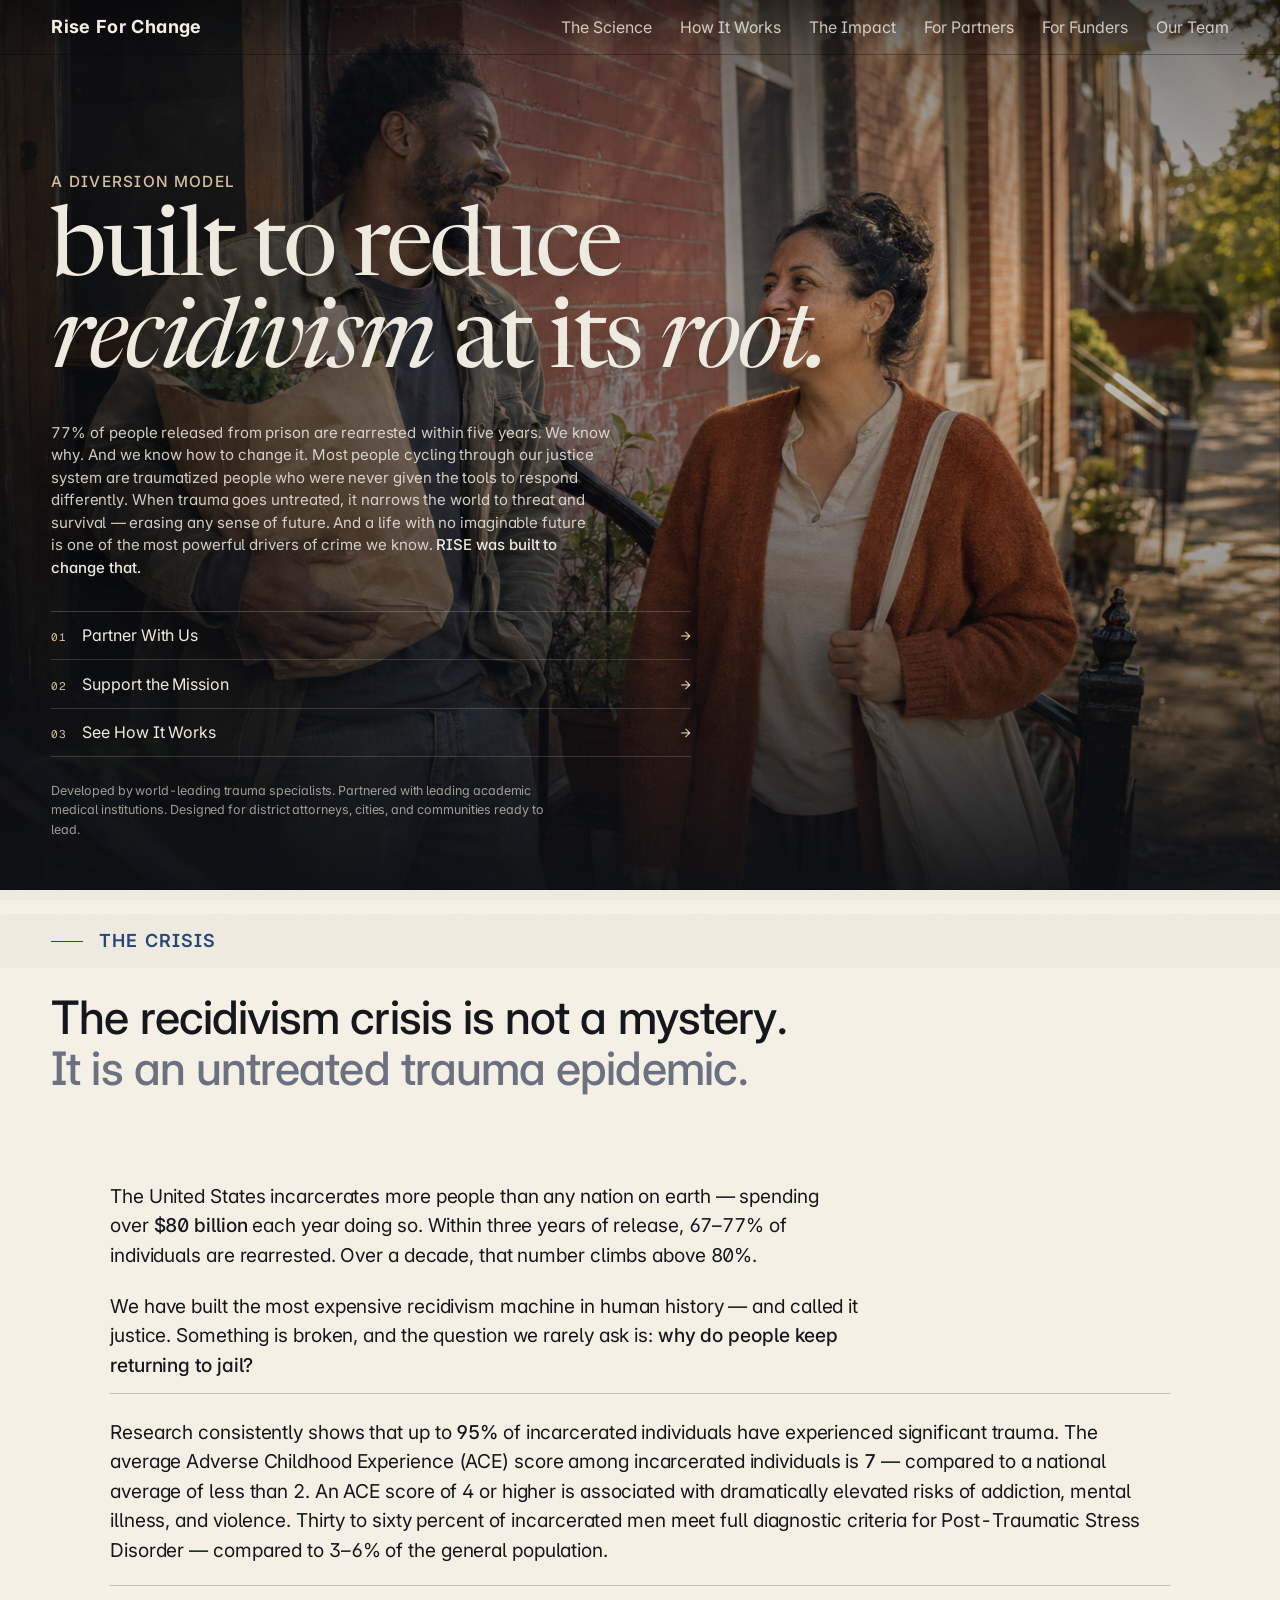
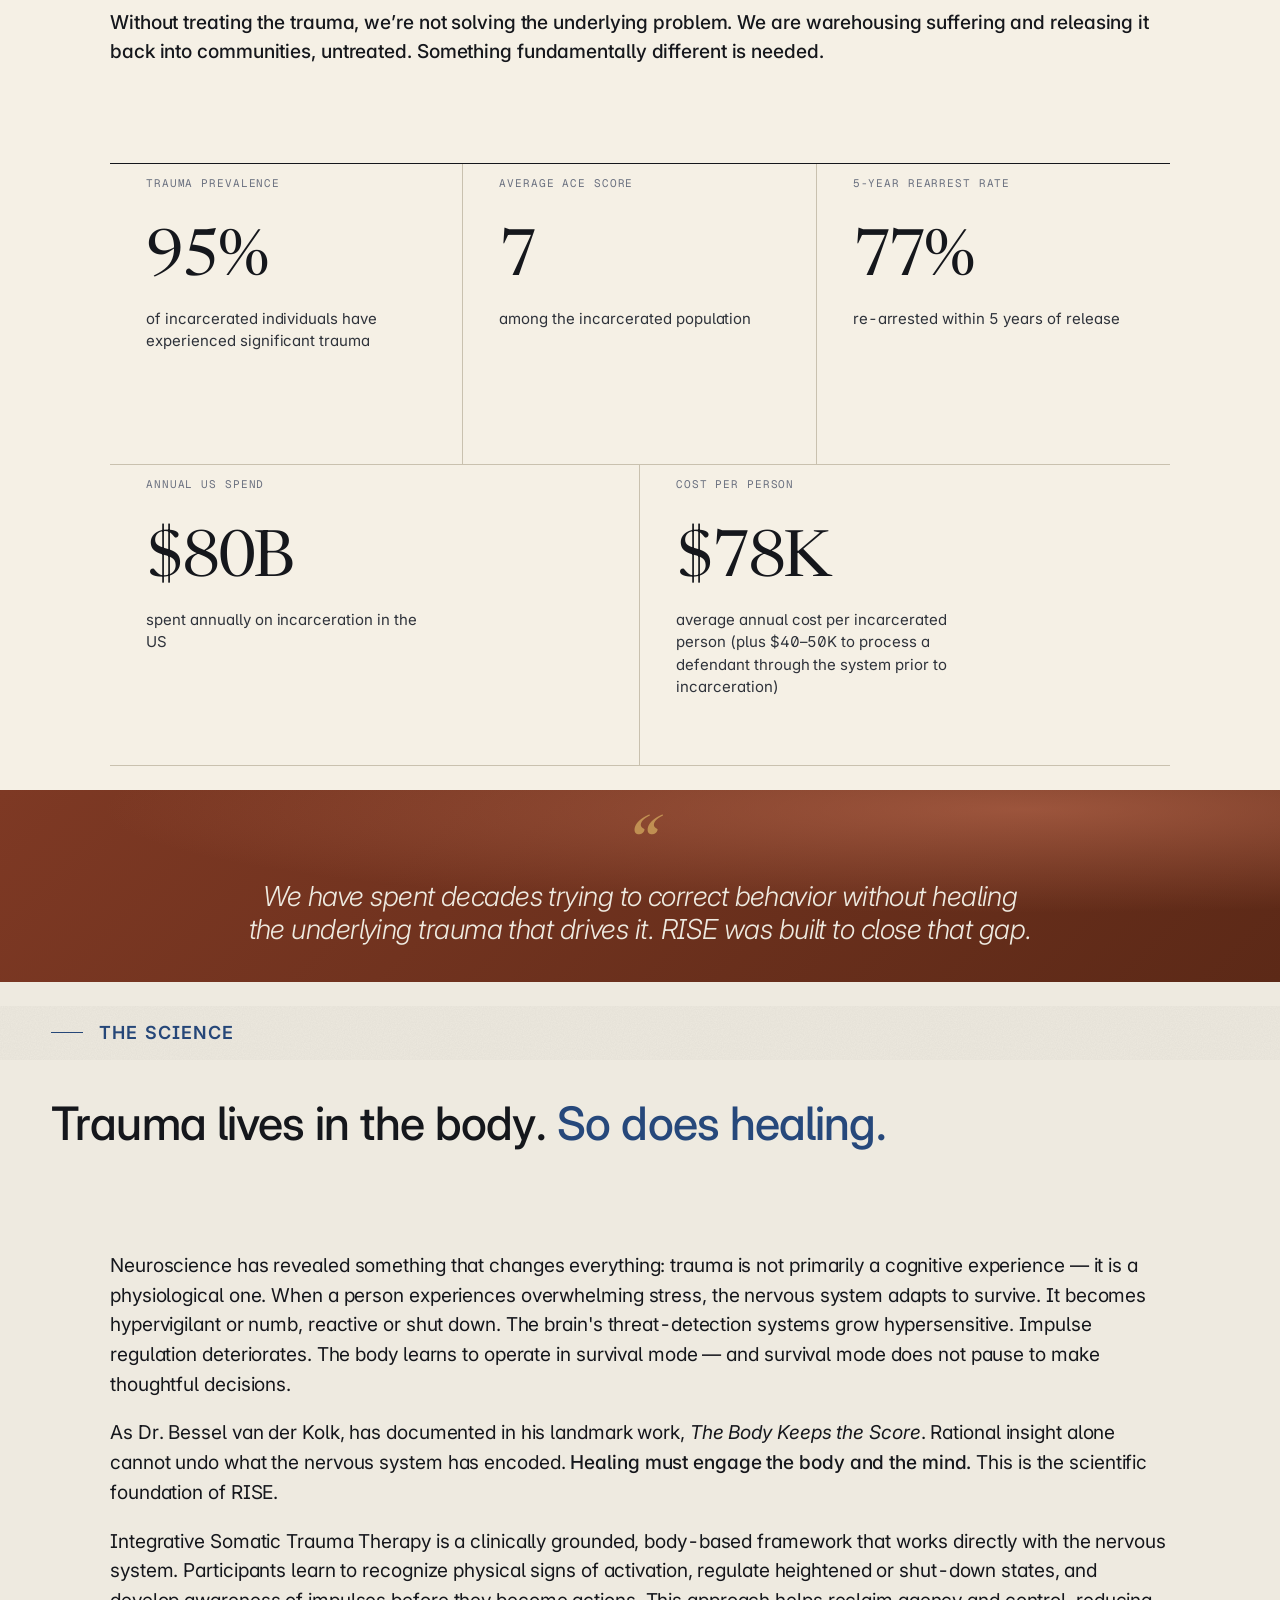
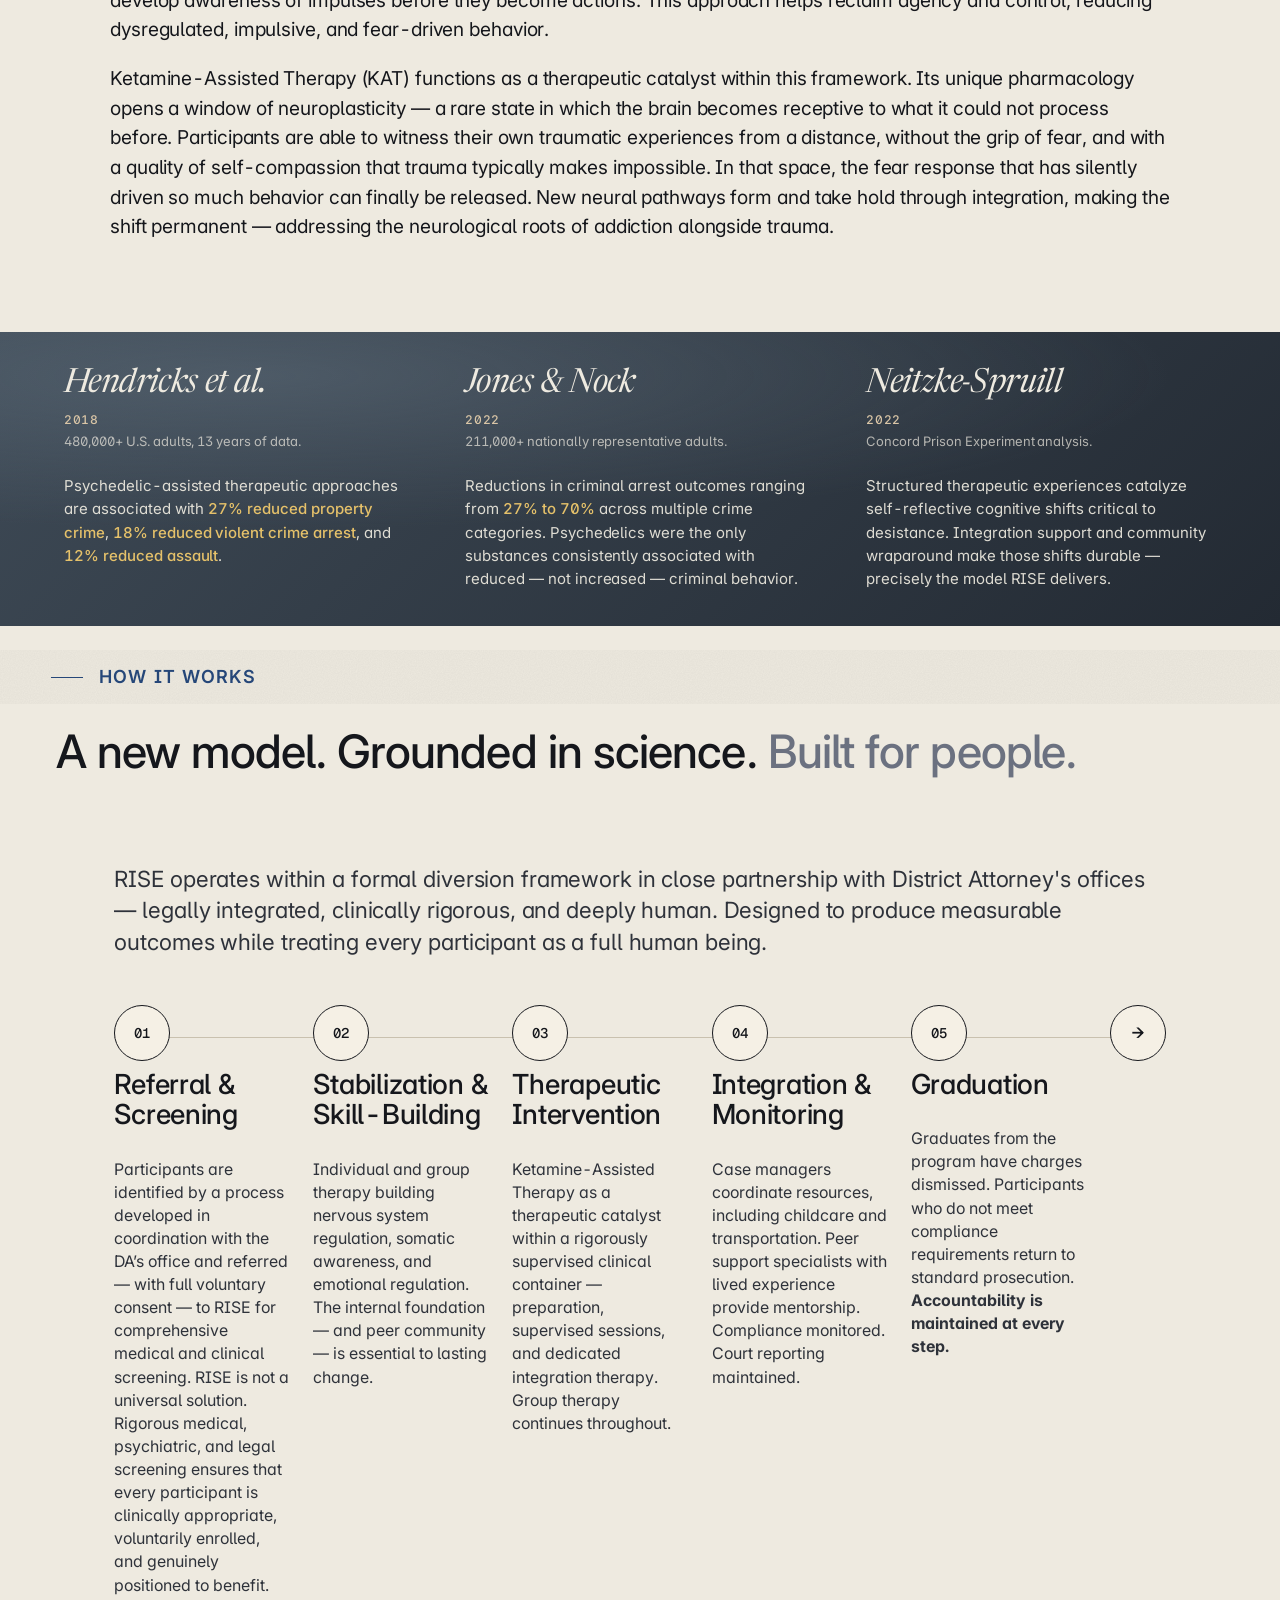
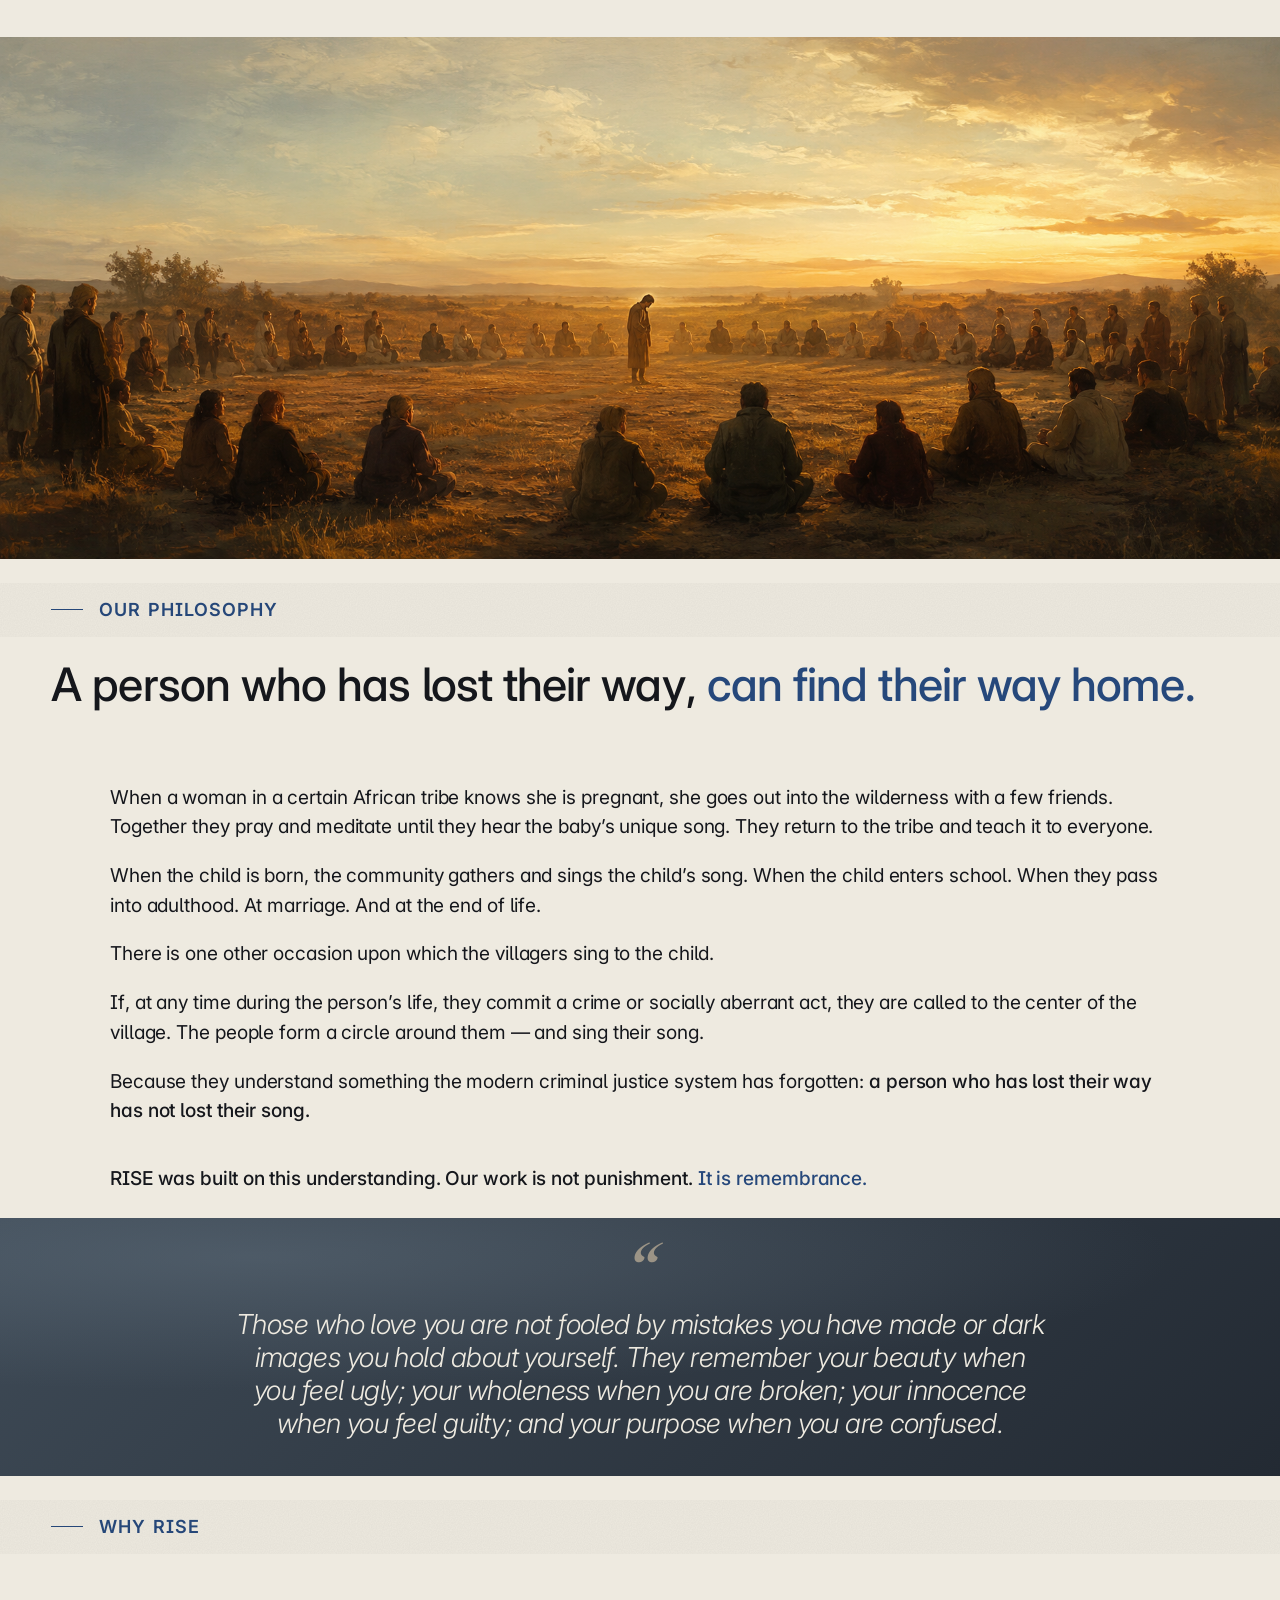
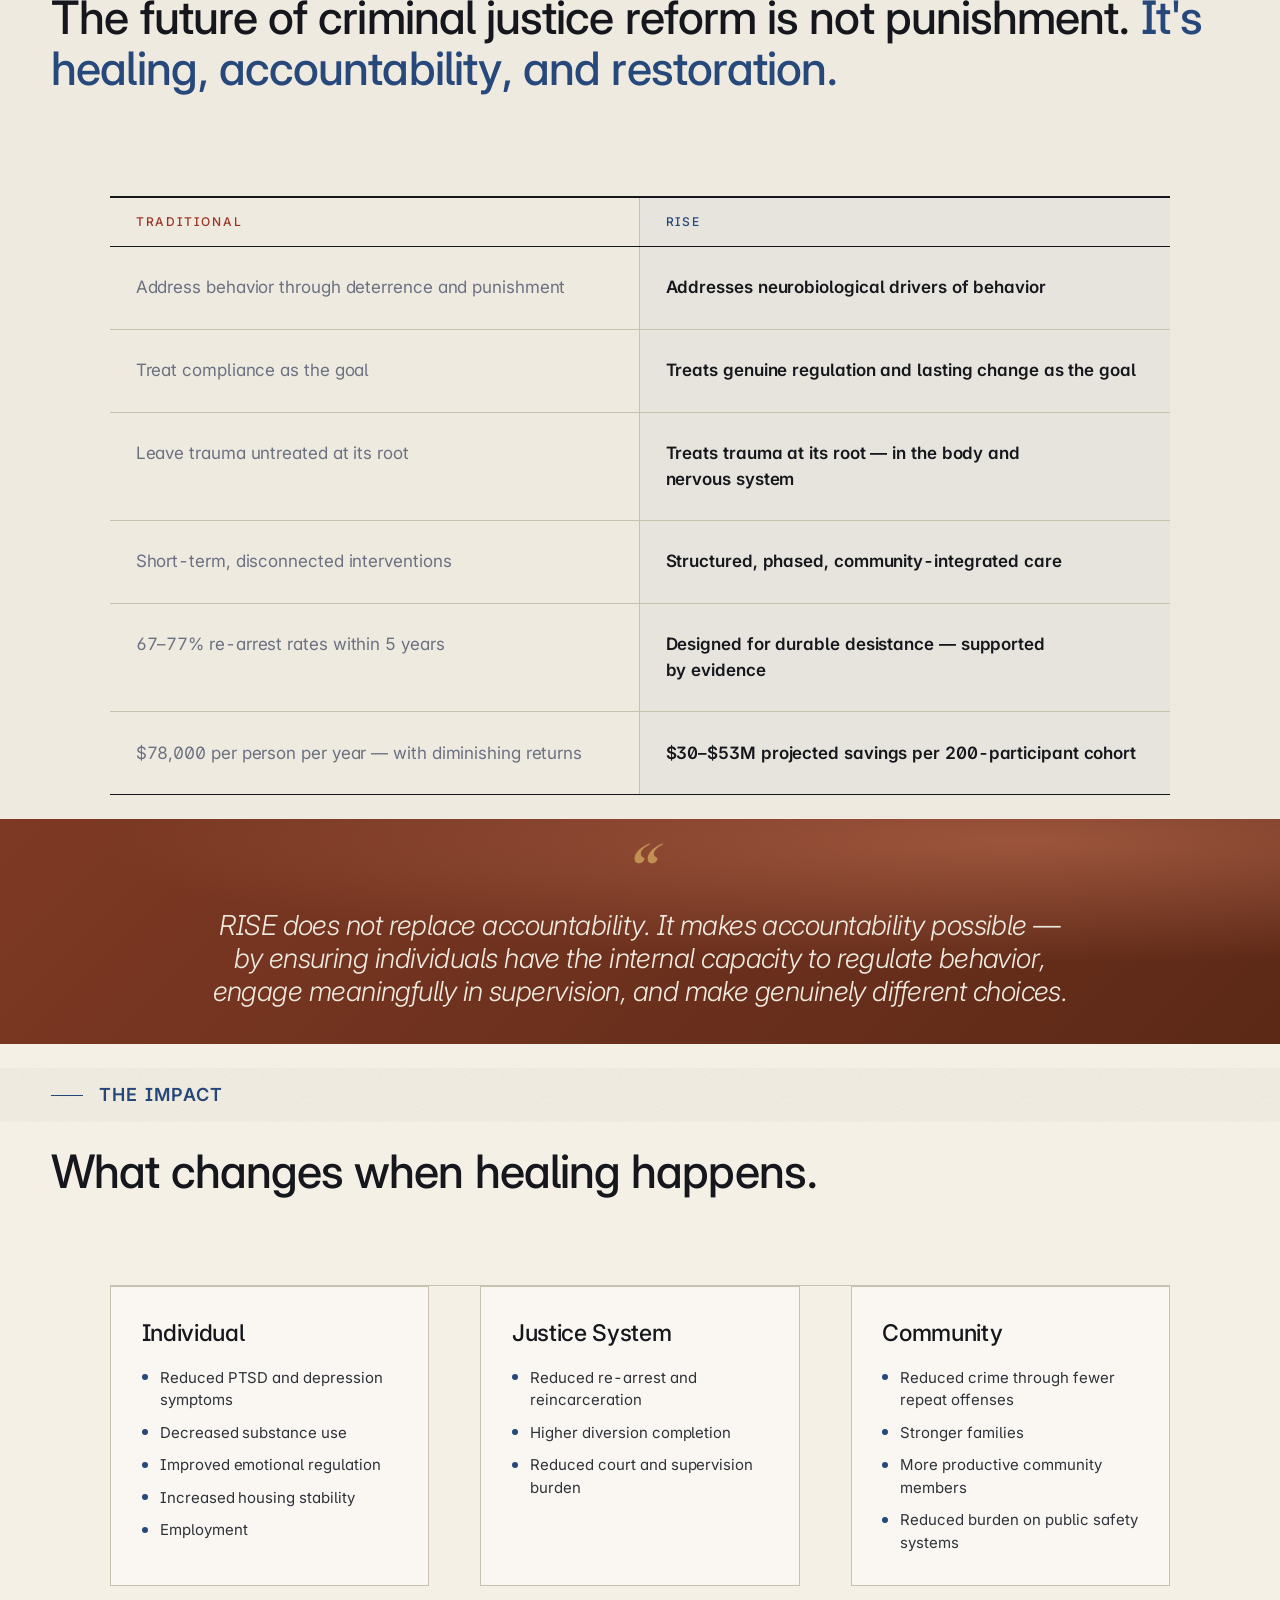
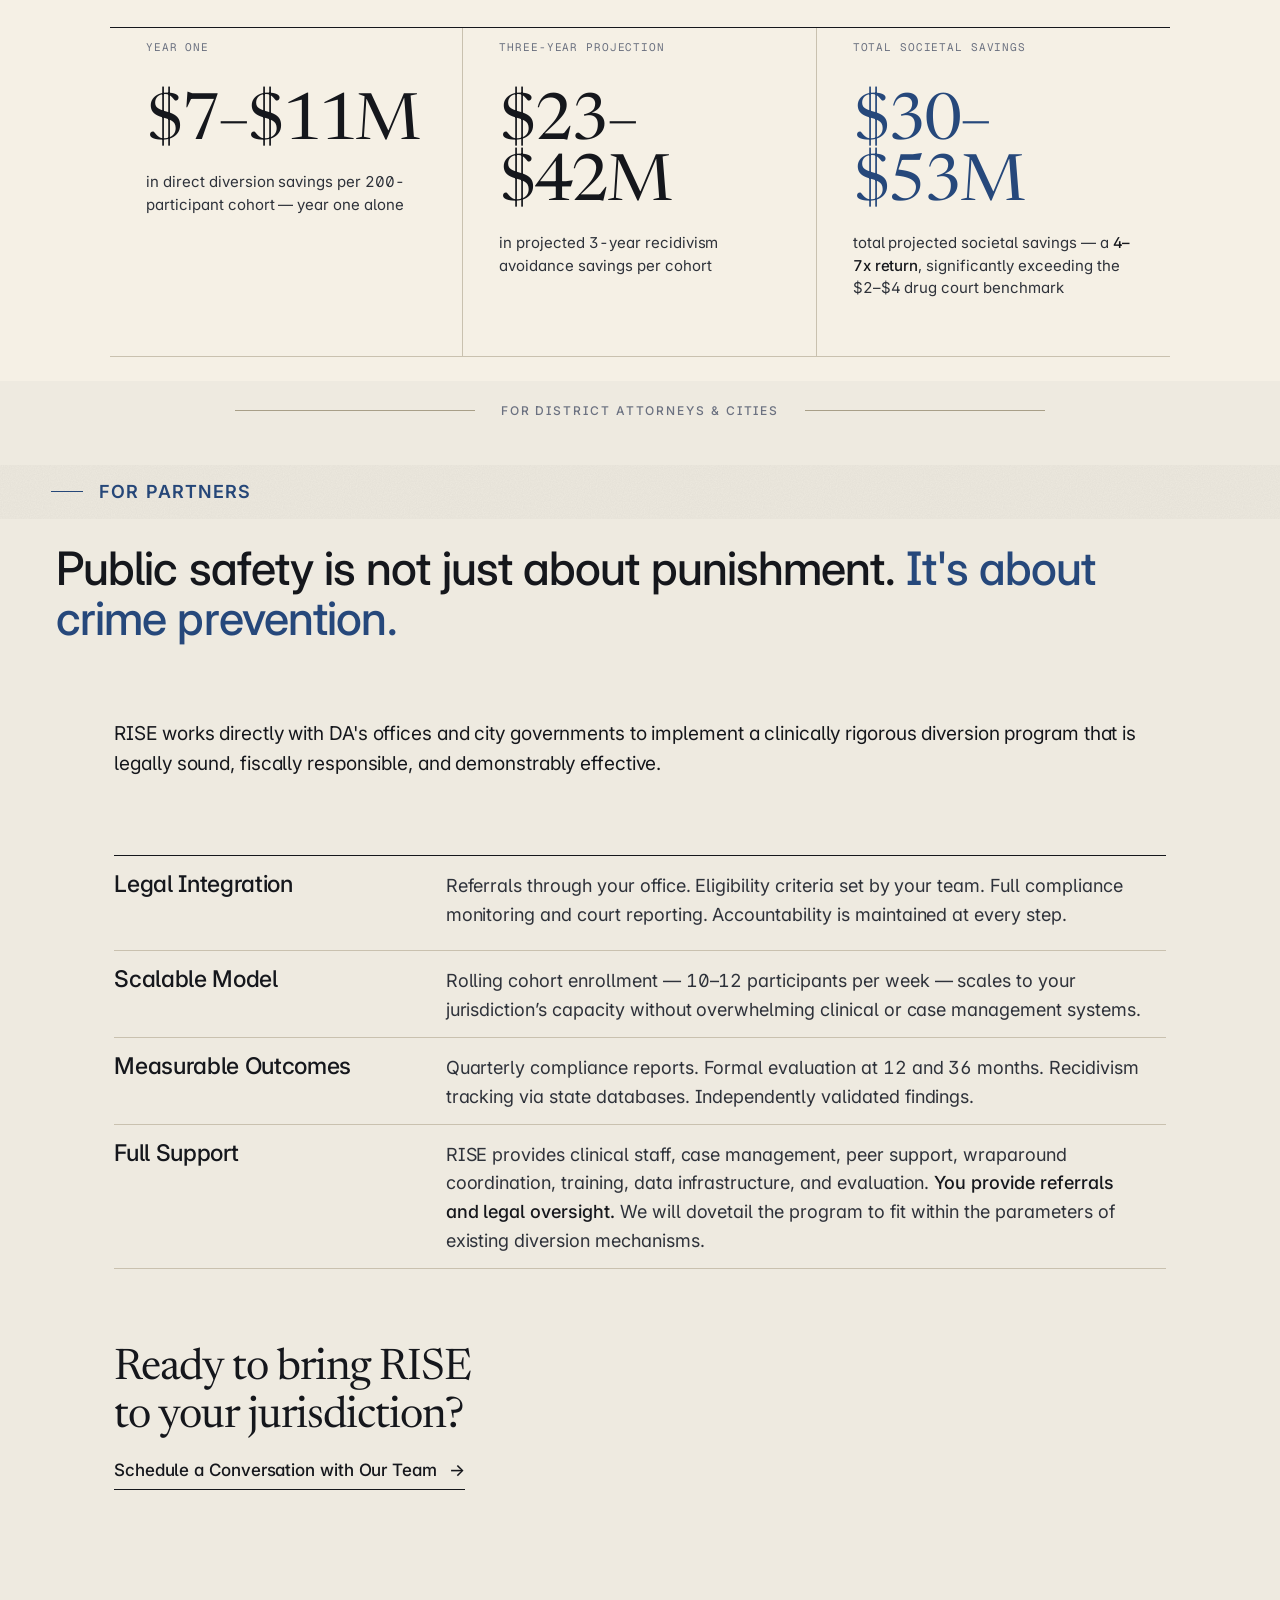
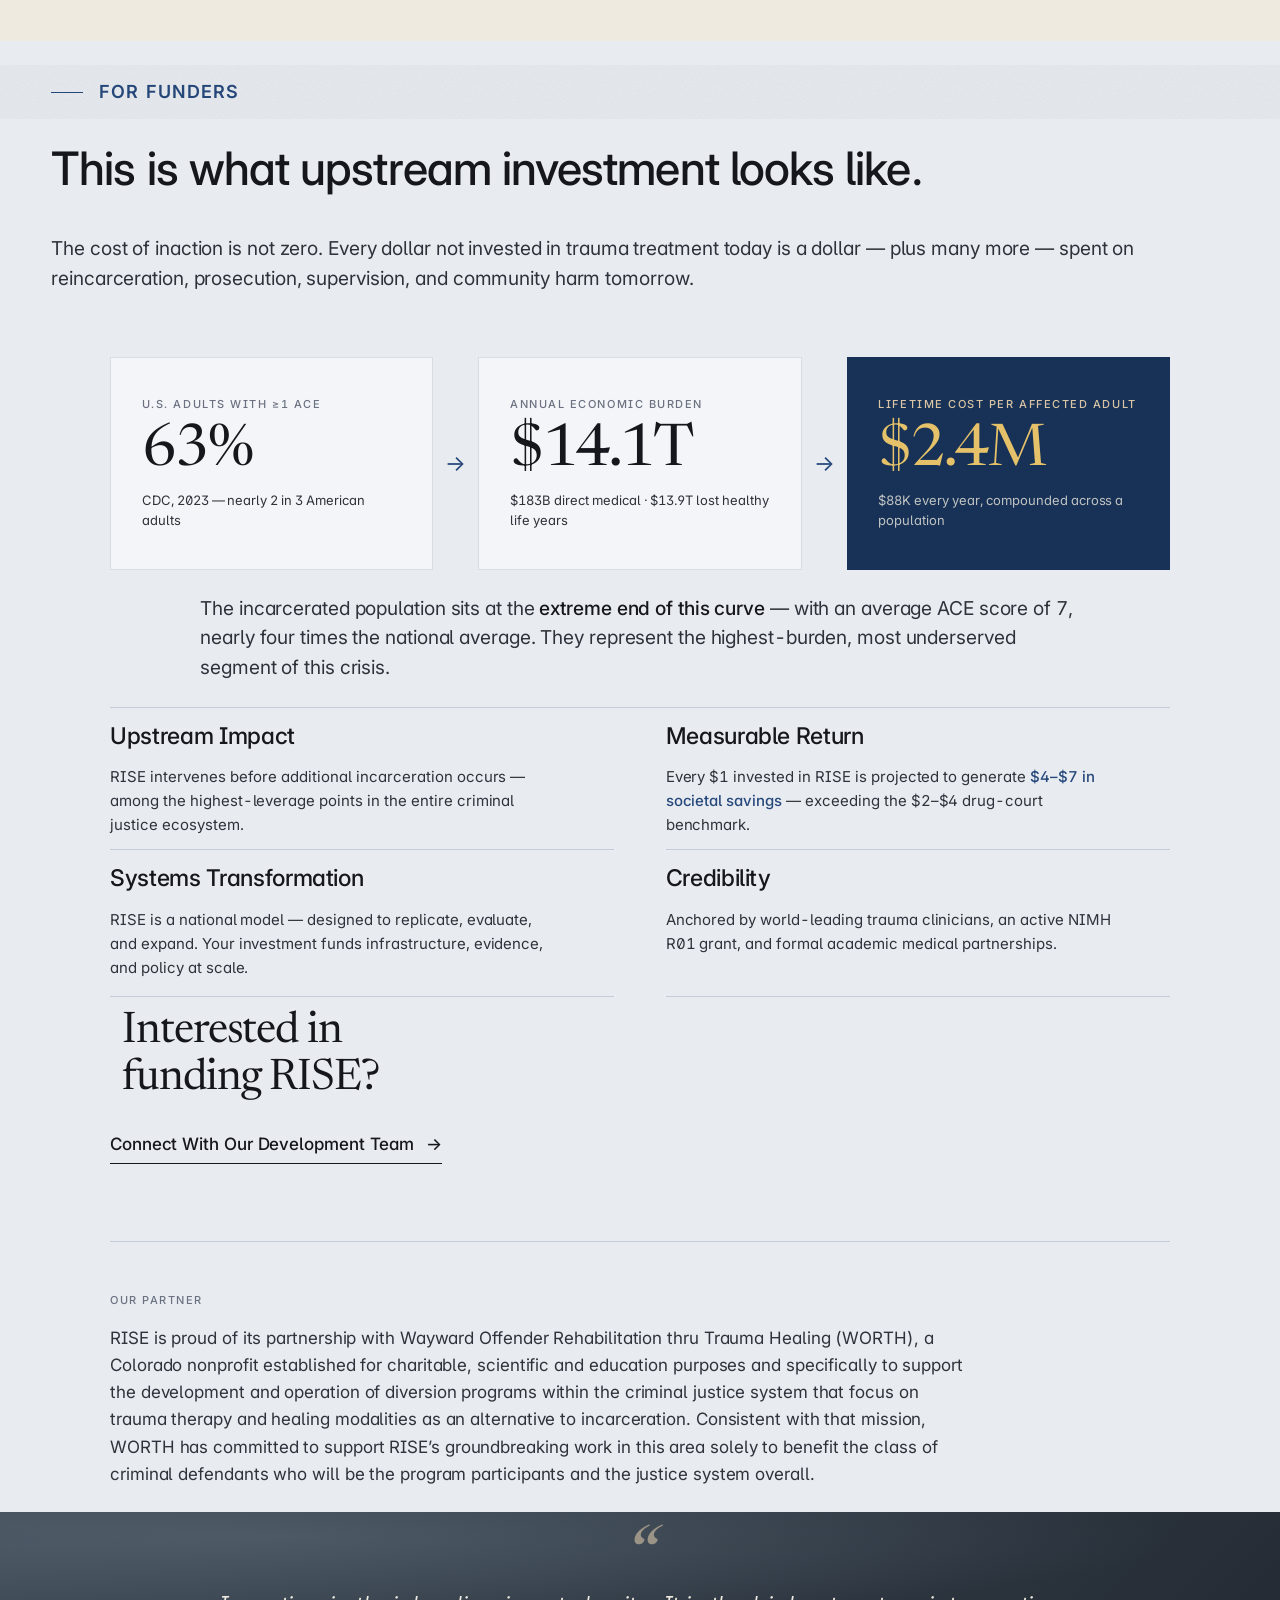
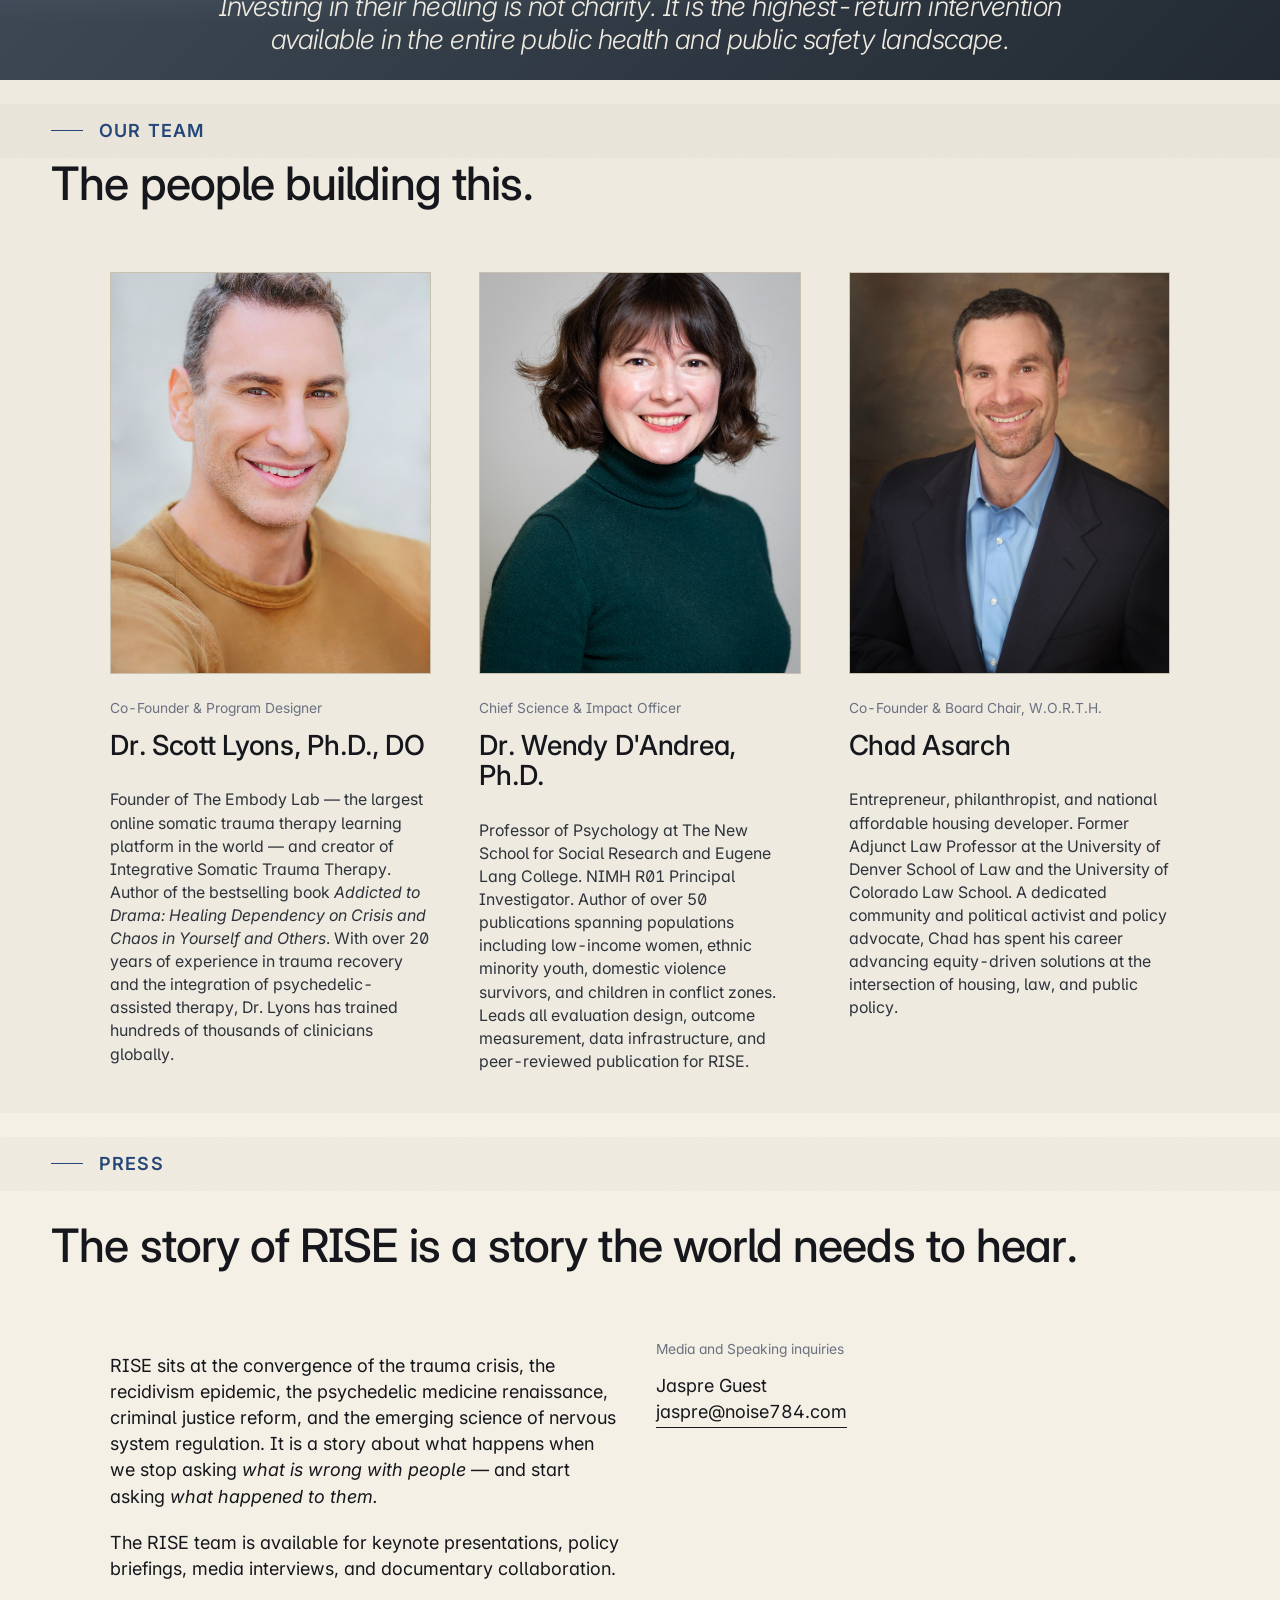
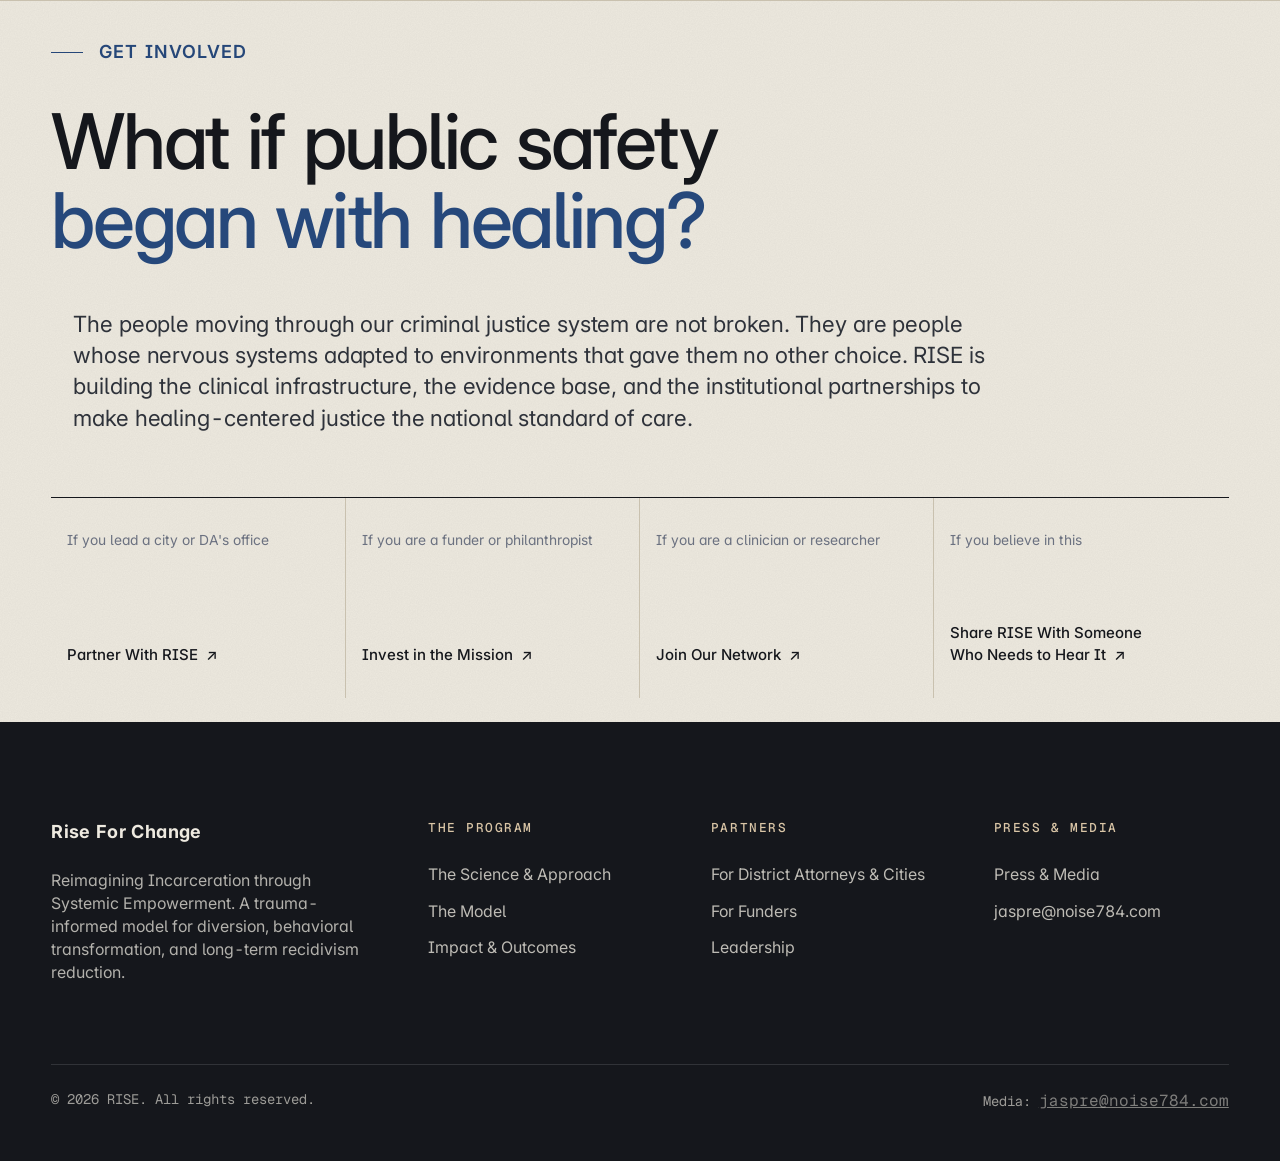
<file: index.html>
<!doctype html>
<html lang="en">
<head>
<meta charset="utf-8">
<meta name="viewport" content="width=device-width, initial-scale=1">
<title>RISE — Reimagining Incarceration through Systemic Empowerment</title>
<meta name="description" content="A trauma-informed model for diversion, behavioral transformation, and long-term recidivism reduction.">
<link rel="preconnect" href="https://fonts.googleapis.com">
<link rel="preconnect" href="https://fonts.gstatic.com" crossorigin>
<link rel="stylesheet" href="https://fonts.googleapis.com/css2?family=Inter:wght@300;400;500;600;700&display=swap">
<link rel="stylesheet" href="https://fonts.googleapis.com/css2?family=Geist+Mono:wght@400;500&family=Newsreader:ital,opsz,wght@0,6..72,300;0,6..72,400;0,6..72,500;1,6..72,400&display=swap">
<link rel="stylesheet" href="shared/styles.css">
<script src="shared/image-slot.js"></script>
</head>
<body data-screen-label="01 Home">
<template id="__bundler_thumbnail">
<svg xmlns="http://www.w3.org/2000/svg" viewBox="0 0 100 100"><rect width="100" height="100" fill="#15171C"/><text x="50" y="58" text-anchor="middle" font-family="Georgia, serif" font-style="italic" font-size="30" fill="#EEEAE0">R</text></svg>
</template>
<!-- ============================ NAV ============================ -->
<nav class="nav nav--on-image" id="site-nav">
  <div class="nav__inner">
    <a class="nav__brand" href="index.html" aria-label="Rise For Change — home">
      <span class="logo-wordmark">Rise For Change</span>
    </a>
    <ul class="nav__links">
      <li><a href="#approach">The Science</a></li>
      <li><a href="#model">How It Works</a></li>
      <li><a href="#outcomes">The Impact</a></li>
      <li><a href="#for-das">For Partners</a></li>
      <li><a href="#for-funders">For Funders</a></li>
      <li><a href="#leadership">Our Team</a></li>
    </ul>
    <button class="nav__toggle" type="button" aria-label="Open menu" aria-expanded="false" data-nav-toggle><span class="nav__toggle-bars" aria-hidden="true"><span></span></span>Menu</button>
      </div>
    <div class="nav__sheet"><a href="#approach">The Science</a>
      <a href="#model">How It Works</a>
      <a href="#outcomes">The Impact</a>
      <a href="#for-das">For Partners</a>
      <a href="#for-funders">For Funders</a>
      <a href="#leadership">Our Team</a>
      <a href="#press">Press</a></div>
  </nav>
<!-- ============================ COVER ============================ -->
<header class="cover" data-screen-label="00 Cover">
  <!-- Full-bleed photograph as backdrop -->
  <img src="images/hero.png" alt="Two people in their neighborhood, in conversation in afternoon light." class="cover__bg">
  <div class="cover__scrim" aria-hidden="true"></div>
  <!-- Overlay composition -->
  <div class="cover__overlay">
    <div class="cover__overlay-inner">
      <!-- Opening line -->
      <span class="cover__open" data-kinetic data-kinetic-step="48" data-kinetic-delay="800">A diversion model</span>
      <!-- Bold display headline -->
      <h1 class="cover__h" data-kinetic data-kinetic-step="80" data-kinetic-delay="1100">
        built to reduce
        <em class="cover__h-em">recidivism</em>
        at its <em class="cover__h-em">root.</em>
      </h1>
      <!-- Subheadline (approved copy verbatim) -->
      <p class="cover__sub" data-kinetic data-kinetic-step="18" data-kinetic-delay="2400">
        77% of people released from prison are rearrested within five years. We know why. And we know how to change it. Most people cycling through our justice system are traumatized people who were never given the tools to respond differently. When trauma goes untreated, it narrows the world to threat and survival — erasing any sense of future. And a life with no imaginable future is one of the most powerful drivers of crime we know. <strong>RISE was built to change that.</strong>
      </p>
      <!-- CTAs -->
      <nav class="cover__cta" aria-label="Primary calls to action">
        <a class="cover__cta-link" href="#for-das" data-magnetic="0.18">
          <span class="cover__cta-no">01</span>
          <span class="cover__cta-label">Partner With Us</span>
          <span class="cover__cta-arrow" aria-hidden="true">→</span>
        </a>
        <a class="cover__cta-link" href="#for-funders" data-magnetic="0.18">
          <span class="cover__cta-no">02</span>
          <span class="cover__cta-label">Support the Mission</span>
          <span class="cover__cta-arrow" aria-hidden="true">→</span>
        </a>
        <a class="cover__cta-link" href="#model" data-magnetic="0.18">
          <span class="cover__cta-no">03</span>
          <span class="cover__cta-label">See How It Works</span>
          <span class="cover__cta-arrow" aria-hidden="true">→</span>
        </a>
      </nav>
      <!-- Credibility line at the foot -->
      <aside class="cover__credit">
        Developed by world-leading trauma specialists. Partnered with leading academic medical institutions. Designed for district attorneys, cities, and communities ready to lead.
      </aside>
    </div>
  </div>
</header>
<style>
/* =========================================================
   COVER — full-bleed photograph with overlaid bold headline
   ========================================================= */
.cover {
  position: relative;
  min-height: 100vh;
  overflow: hidden;
  color: var(--bone);
  margin-top: -65px;
  padding-top: 65px;
  background: var(--ink);
}
.cover__bg {
  position: absolute;
  inset: 0;
  width: 100%;
  height: 100%;
  object-fit: cover;
  object-position: center 35%;
  z-index: 0;
  opacity: 0;
  transform: scale(1.04);
  animation: coverBgIn 1600ms 200ms cubic-bezier(.2,.7,.2,1) forwards, coverBgDrift 20s 1800ms ease-out forwards;
  will-change: transform, opacity;
}
@keyframes coverBgIn { to { opacity: 1; } }
@keyframes coverBgDrift { from { transform: scale(1.04); } to { transform: scale(1); } }
@media (prefers-reduced-motion: reduce) {
  .cover__bg { opacity: 1; transform: none; animation: none; }
}
.cover__scrim {
  position: absolute;
  inset: 0;
  z-index: 1;
  pointer-events: none;
  background:
    linear-gradient(180deg, rgba(14,16,20,0.45) 0%, rgba(14,16,20,0.10) 35%, rgba(14,16,20,0.30) 65%, rgba(14,16,20,0.92) 100%),
    linear-gradient(90deg, rgba(14,16,20,0.55) 0%, rgba(14,16,20,0.20) 50%, rgba(14,16,20,0) 80%);
}
.cover__overlay {
  position: relative;
  z-index: 2;
  min-height: calc(100vh - 65px);
  display: flex;
  flex-direction: column;
  justify-content: flex-end;
  padding: clamp(56px, 9vw, 112px) var(--gutter) clamp(28px, 4vw, 56px);
}
.cover__overlay-inner {
  max-width: min(1000px, 100%);
  width: 100%;
  margin-left: max(0px, calc((100% - var(--max)) / 2));
}
.cover__open {
  display: block;
  font-family: var(--font-sans);
  font-size: clamp(14px, 1.2vw, 17px);
  font-weight: 500;
  letter-spacing: 0.08em;
  text-transform: uppercase;
  color: var(--stone-soft);
  margin-bottom: var(--s-3);
}
.cover__h {
  font-family: var(--font-display);
  font-weight: 400;
  font-size: clamp(48px, 7.5vw, 120px);
  line-height: 0.96;
  letter-spacing: -0.035em;
  color: var(--bone);
  margin: 0 0 var(--s-6);
  max-width: 16ch;
  text-wrap: balance;
  font-variation-settings: "opsz" 72;
  font-feature-settings: "lnum", "kern";
  text-shadow: 0 2px 32px rgba(0,0,0,0.35);
}
.cover__h-em {
  font-style: italic;
  font-weight: 400;
  color: var(--bone);
  letter-spacing: -0.025em;
}
.cover__sub {
  font-family: var(--font-sans);
  font-size: clamp(15px, 1.15vw, 18px);
  line-height: 1.5;
  letter-spacing: -0.005em;
  color: rgba(238, 234, 224, 0.88);
  max-width: 64ch;
  margin: 0 0 var(--s-6);
  text-wrap: pretty;
  text-shadow: 0 1px 20px rgba(0,0,0,0.4);
}
.cover__sub strong { color: var(--bone); font-weight: 500; }
.cover__cta {
  display: flex;
  flex-direction: column;
  gap: 0;
  border-top: 1px solid rgba(238, 234, 224, 0.22);
  margin-bottom: var(--s-5);
  max-width: 640px;
}
.cover__cta-link {
  display: grid;
  grid-template-columns: auto 1fr auto;
  align-items: baseline;
  gap: var(--s-4);
  padding: 12px 0;
  border-bottom: 1px solid rgba(238, 234, 224, 0.18);
  color: var(--bone);
  text-decoration: none;
  font-family: var(--font-sans);
  font-size: clamp(16px, 1.2vw, 19px);
  letter-spacing: -0.005em;
  transition: color 200ms var(--ease), padding-left 240ms var(--ease), border-bottom-color 200ms var(--ease);
  will-change: transform;
}
.cover__cta-link:hover {
  color: var(--bone);
  padding-left: 8px;
  border-bottom-color: var(--bone);
}
.cover__cta-no {
  font-family: var(--font-mono);
  font-size: 11px;
  color: var(--stone-soft);
  letter-spacing: 0.06em;
}
.cover__cta-link:hover .cover__cta-no { color: var(--bone); }
.cover__cta-label { font-weight: 400; }
.cover__cta-arrow {
  font-family: var(--font-mono);
  color: var(--stone-soft);
  transition: transform 220ms var(--ease), color 200ms var(--ease);
}
.cover__cta-link:hover .cover__cta-arrow { transform: translateX(8px); color: var(--bone); }
.cover__credit {
  font-family: var(--font-sans);
  font-size: 12.5px;
  line-height: 1.55;
  color: rgba(238, 234, 224, 0.65);
  max-width: 64ch;
  letter-spacing: -0.005em;
}
@media (max-width: 720px) {
  .cover__h { font-size: clamp(44px, 12vw, 72px); }
}
</style>
<style>
</style>
<!-- ============================ SECTION 02 — THE PROBLEM ============================ -->
<section class="section section--bone section--breathe" id="problem" data-chapter="Problem" data-screen-label="02 Problem" style="padding: 24px 0px">
  <div class="section__bar"><div class="section__bar-inner">The Crisis</div></div>
  <div class="container">
    <header class="section-head">

      <h2 class="h2" data-reveal style="margin: 24px 0px">The recidivism crisis is not a mystery.<br><span style="color:var(--ink-mute)">It is an untreated trauma epidemic.</span></h2>
    </header>
    <div class="problem__layout" style="gap: 12px">
      <div class="problem__lede prose" data-reveal>
        <p>The United States incarcerates more people than any nation on earth — spending over <strong>$80 billion</strong> each year doing so. Within three years of release, 67–77% of individuals are rearrested. Over a decade, that number climbs above 80%.</p>
        <p>We have built the most expensive recidivism machine in human history — and called it justice. Something is broken, and the question we rarely ask is: <strong>why do people keep returning to jail?</strong></p>
      </div>
      <aside class="problem__aside">
        <p>Research consistently shows that up to <strong>95%</strong> of incarcerated individuals have experienced significant trauma. The average Adverse Childhood Experience (ACE) score among incarcerated individuals is <strong>7</strong> — compared to a national average of less than 2. An ACE score of 4 or higher is associated with dramatically elevated risks of addiction, mental illness, and violence. Thirty to sixty percent of incarcerated men meet full diagnostic criteria for Post-Traumatic Stress Disorder — compared to 3–6% of the general population.</p>
        <p class="problem__aside-conclude" style="padding: 22px 0px 0px">Without treating the trauma, we’re not solving the underlying problem. We are warehousing suffering and releasing it back into communities, untreated. Something fundamentally different is needed.</p>
      </aside>
    </div>
    <!-- Stats — two rows, typographic, no fills -->
    <div class="problem__stats">
      <div class="problem__stats-row problem__stats-row--three">
        <div class="stat-cell" style="padding: 12px 36px; height: 200px">
          <span class="stat-cell__tag">Trauma prevalence</span>
          <div class="stat-cell__num" data-countup="95" data-suffix="%">95%</div>
          <div class="stat-cell__label">of incarcerated individuals have experienced significant trauma</div>
        </div>
        <div class="stat-cell" style="padding: 12px 36px; height: 200px">
          <span class="stat-cell__tag">Average ACE score</span>
          <div class="stat-cell__num" data-countup="7">7</div>
          <div class="stat-cell__label">among the incarcerated population</div>
        </div>
        <div class="stat-cell" style="padding: 12px 36px; height: 200px">
          <span class="stat-cell__tag">5-year rearrest rate</span>
          <div class="stat-cell__num" data-countup="77" data-suffix="%">77%</div>
          <div class="stat-cell__label">re-arrested within 5 years of release</div>
        </div>
      </div>
      <div class="problem__stats-row problem__stats-row--two">
        <div class="stat-cell" style="padding: 12px 36px">
          <span class="stat-cell__tag">Annual US spend</span>
          <div class="stat-cell__num" data-countup="80" data-prefix="$" data-suffix="B">$80B</div>
          <div class="stat-cell__label">spent annually on incarceration in the US</div>
        </div>
        <div class="stat-cell" style="padding: 12px 36px">
          <span class="stat-cell__tag">Cost per person</span>
          <div class="stat-cell__num">$78K</div>
          <div class="stat-cell__label">average annual cost per incarcerated person (plus $40–50K to process a defendant through the system prior to incarceration)</div>
        </div>
      </div>
    </div>
  </div>
</section>
<!-- ============================ SECTION SEPARATOR — QUOTE BAND ============================ -->
<section class="quote-band quote-band--sweater" aria-label="Pullquote" style="padding: 36px 0px">
  <figure class="quote-band__inner" style="gap: 0px">
    <span class="quote-band__mark" aria-hidden="true">“</span>
    <blockquote class="quote-band__quote">We have spent decades trying to correct behavior without healing the underlying trauma that drives it. RISE was built to close that gap.</blockquote>
  </figure>
</section>
<style>
.quote-band {
  background: var(--ledger-deep);
  color: var(--paper);
  padding-block: clamp(40px, 6vw, 100px);
  position: relative;
}
.quote-band__inner {
  margin: 0 auto;
  max-width: 90%;
  display: flex;
  flex-direction: column;
  align-items: center;
  text-align: center;
  gap: var(--s-5);
}
.quote-band__mark {
  font-family: var(--font-display);
  font-style: italic;
  font-size: clamp(48px, 6vw, 96px);
  line-height: 0.7;
  color: var(--stone-soft);
  opacity: 0.6;
  font-variation-settings: "opsz" 144;
}
.quote-band__quote {
  font-family: var(--font-sans);
  font-weight: 300;
  font-style: italic;
  font-size: clamp(16px, 2.15vw, 32px);
  line-height: 1.2;
  letter-spacing: -0.02em;
  color: var(--paper);
  margin: 0;
  padding: 0;
  max-width: 90%;
  text-wrap: balance;
}
.quote-band--pivot {
  padding-block: clamp(64px, 10vw, 160px);
}
/* Slate treatment — matches the research band's t-shirt blue */
.quote-band--slate {
  background:
    radial-gradient(110% 80% at 20% 15%, rgba(108, 124, 138, 0.40) 0%, transparent 65%),
    linear-gradient(135deg, #3E4A56 0%, #232A33 100%);
}
/* Sweater treatment — burnt terracotta gradient matched to the hero photograph */
.quote-band--sweater {
  background:
    radial-gradient(120% 90% at 80% 10%, rgba(201, 117, 88, 0.55) 0%, transparent 60%),
    linear-gradient(135deg, #7E3924 0%, #5C2917 100%);
}
.quote-band--sweater .quote-band__mark {
  color: #E5C16A;
  opacity: 0.6;
}
.quote-band--sweater .quote-band__quote {
  color: var(--paper);
}
</style>
<style>
.plate { margin: 0; }
.plate image-slot { border: 1px solid var(--rule); border-radius: var(--radius); display: block; }
.plate__cap { display: flex; gap: var(--s-4); margin-top: var(--s-4); flex-wrap: wrap; align-items: baseline; color: var(--ink-mute); }
</style>
<style>
/* Section breathing — applied where we want hero-parity vertical rhythm */
.section--breathe { padding-block: clamp(64px, 7vw, 128px); }
.problem__layout {
  display: flex;
  flex-direction: column;
  gap: var(--s-7);
  margin-bottom: var(--s-9);
  max-width: 90%;
  margin-inline: auto;
}
#problem .section-head { max-width: 100%; margin-inline: 0; }
.problem__layout p {
  font-size: clamp(1.125rem, 1.4vw, 1.375rem);
  line-height: 1.55;
  letter-spacing: -0.005em;
  color: var(--ink);
  margin: 0 0 1em;
  text-wrap: pretty;
}
.problem__layout p:last-child { margin-bottom: 0; }
.problem__layout strong { font-weight: 500; color: var(--ink); }
.problem__aside {
  padding-top: var(--s-5);
  border-top: 1px solid var(--rule);
}
.problem__aside-conclude {
  font-weight: 500;
  padding-top: var(--s-4);
  border-top: 1px solid var(--rule);
  margin-top: var(--s-4) !important;
}
.problem__stats {
  border-top: 1px solid var(--ink);
  border-bottom: 1px solid var(--rule);
  max-width: 90%;
  margin-inline: auto;
}
.problem__stats-row {
  display: grid;
  grid-template-columns: 1fr;
  border-bottom: 1px solid var(--rule);
}
.problem__stats-row:last-child { border-bottom: 0; }
@media (min-width: 720px) {
  .problem__stats-row--three { grid-template-columns: repeat(3, minmax(0, 1fr)); }
  .problem__stats-row--two { grid-template-columns: repeat(2, minmax(0, 1fr)); }
}
.stat-cell {
  padding: clamp(32px, 3.5vw, 56px) clamp(24px, 2.4vw, 36px);
  display: flex;
  flex-direction: column;
  border-right: 1px solid var(--rule);
  min-height: 300px;
}
.stat-cell:last-child { border-right: 0; }
@media (max-width: 719px) {
  .stat-cell { border-right: 0; border-bottom: 1px solid var(--rule); min-height: 0; padding-block: clamp(24px, 5vw, 40px); }
  .stat-cell:last-child { border-bottom: 0; }
}
.stat-cell__tag {
  font-family: var(--font-mono);
  font-size: 11px;
  letter-spacing: 0.08em;
  text-transform: uppercase;
  color: var(--ink-mute);
  margin-bottom: clamp(28px, 3vw, 44px);
}
.stat-cell__num {
  font-family: var(--font-display);
  font-weight: 400;
  font-size: clamp(44px, 5vw, 84px);
  line-height: 0.95;
  letter-spacing: -0.035em;
  color: var(--ink);
  font-variation-settings: "opsz" 72;
  font-feature-settings: "lnum", "kern";
  margin-bottom: clamp(12px, 1.3vw, 20px);
}
.stat-cell__label {
  font-size: 15px;
  line-height: 1.5;
  color: var(--ink-soft);
  letter-spacing: -0.002em;
  max-width: 32ch;
}
</style>
<!-- ============================ SECTION 03 — SCIENCE & APPROACH ============================ -->
<section class="section section--breathe" id="approach" data-chapter="Approach" data-screen-label="03 Science" style="padding: 24px 0px 0px">
  <div class="section__bar"><div class="section__bar-inner">The Science</div></div>
  <div class="container">
    <header class="section-head">

      <h2 class="h2" data-reveal>Trauma lives in the body. <span style="color:var(--moss)">So does healing.</span></h2>
    </header>
    <div class="approach__prose">
      <p>Neuroscience has revealed something that changes everything: trauma is not primarily a cognitive experience — it is a physiological one. When a person experiences overwhelming stress, the nervous system adapts to survive. It becomes hypervigilant or numb, reactive or shut down. The brain's threat-detection systems grow hypersensitive. Impulse regulation deteriorates. The body learns to operate in survival mode — and survival mode does not pause to make thoughtful decisions.</p>
      <p>As Dr. Bessel van der Kolk, has documented in his landmark work, <em>The Body Keeps the Score</em>. Rational insight alone cannot undo what the nervous system has encoded. <strong>Healing must engage the body and the mind.</strong> This is the scientific foundation of RISE.</p>
      <p>Integrative Somatic Trauma Therapy is a clinically grounded, body-based framework that works directly with the nervous system. Participants learn to recognize physical signs of activation, regulate heightened or shut-down states, and develop awareness of impulses before they become actions. This approach helps reclaim agency and control, reducing dysregulated, impulsive, and fear-driven behavior.</p>
      <p>Ketamine-Assisted Therapy (KAT) functions as a therapeutic catalyst within this framework. Its unique pharmacology opens a window of neuroplasticity — a rare state in which the brain becomes receptive to what it could not process before. Participants are able to witness their own traumatic experiences from a distance, without the grip of fear, and with a quality of self-compassion that trauma typically makes impossible. In that space, the fear response that has silently driven so much behavior can finally be released. New neural pathways form and take hold through integration, making the shift permanent — addressing the neurological roots of addiction alongside trauma.</p>
    </div>
  </div>
</section>
<!-- ============================ RESEARCH BAND — SECTION SEPARATOR ============================ -->
<section class="research-band" aria-label="Evidence base" style="padding: 36px 0px">
  <div class="research-band__inner">
    <div class="research-band__grid">
      <article class="research-band__entry">
        <header class="research-band__byline">
          <h3 class="research-band__author">Hendricks et al.</h3>
          <div class="research-band__meta">
            <span class="research-band__year">2018</span>
            <span class="research-band__scope">480,000+ U.S. adults, 13 years of data.</span>
          </div>
        </header>
        <p class="research-band__finding">Psychedelic-assisted therapeutic approaches are associated with <strong>27% reduced property crime</strong>, <strong>18% reduced violent crime arrest</strong>, and <strong>12% reduced assault</strong>.</p>
      </article>
      <article class="research-band__entry">
        <header class="research-band__byline">
          <h3 class="research-band__author">Jones &amp; Nock</h3>
          <div class="research-band__meta">
            <span class="research-band__year">2022</span>
            <span class="research-band__scope">211,000+ nationally representative adults.</span>
          </div>
        </header>
        <p class="research-band__finding">Reductions in criminal arrest outcomes ranging from <strong>27% to 70%</strong> across multiple crime categories. Psychedelics were the only substances consistently associated with reduced — not increased — criminal behavior.</p>
      </article>
      <article class="research-band__entry">
        <header class="research-band__byline">
          <h3 class="research-band__author">Neitzke-Spruill</h3>
          <div class="research-band__meta">
            <span class="research-band__year">2022</span>
            <span class="research-band__scope">Concord Prison Experiment analysis.</span>
          </div>
        </header>
        <p class="research-band__finding">Structured therapeutic experiences catalyze self-reflective cognitive shifts critical to desistance. Integration support and community wraparound make those shifts durable — precisely the model RISE delivers.</p>
      </article>
    </div>
  </div>
</section>
<style>
.research-band {
  background:
    radial-gradient(110% 80% at 20% 15%, rgba(108, 124, 138, 0.40) 0%, transparent 65%),
    linear-gradient(135deg, #3E4A56 0%, #232A33 100%);
  color: var(--paper);
  padding-block: clamp(48px, 8vw, 120px);
}
.research-band__inner {
  max-width: 90%;
  margin: 0 auto;
}
.research-band__head {
  display: flex;
  align-items: center;
  gap: var(--s-4);
  margin-bottom: clamp(32px, 4vw, 56px);
}
.research-band__kicker {
  font-family: var(--font-sans);
  font-size: 12px;
  letter-spacing: 0.16em;
  text-transform: uppercase;
  color: var(--stone-soft);
  font-weight: 500;
  white-space: nowrap;
}
.research-band__rule {
  flex: 1; height: 1px; background: var(--stone-soft); opacity: 0.4; border: 0; margin: 0;
}
.research-band__grid {
  display: grid;
  grid-template-columns: 1fr;
  gap: clamp(32px, 4vw, 56px);
}
@media (min-width: 900px) {
  .research-band__grid {
    grid-template-columns: repeat(3, minmax(0, 1fr));
    gap: clamp(32px, 4vw, 64px);
  }
}
.research-band__entry {
  display: flex;
  flex-direction: column;
  gap: var(--s-5);
}
.research-band__byline {
  display: flex;
  flex-direction: column;
  gap: var(--s-2);
}
.research-band__author {
  font-family: var(--font-display);
  font-style: italic;
  font-weight: 400;
  font-size: clamp(24px, 2.6vw, 36px);
  line-height: 1.05;
  letter-spacing: -0.018em;
  color: var(--paper);
  margin: 0;
  font-variation-settings: "opsz" 72;
}
.research-band__meta {
  display: flex;
  flex-direction: column;
  gap: 4px;
}
.research-band__year {
  font-family: var(--font-sans);
  font-size: 12px;
  letter-spacing: 0.06em;
  color: var(--stone-soft);
  font-weight: 500;
}
.research-band__scope {
  font-family: var(--font-sans);
  font-size: 13px;
  line-height: 1.4;
  color: rgba(238, 234, 224, 0.7);
  letter-spacing: -0.002em;
}
.research-band__finding {
  font-family: var(--font-sans);
  font-size: 15px;
  line-height: 1.55;
  color: rgba(238, 234, 224, 0.92);
  letter-spacing: -0.002em;
  margin: 0;
  text-wrap: pretty;
}
.research-band__finding strong {
  font-weight: 500;
  color: #E5C16A;
}
</style>
<style>
.approach__prose {
  max-width: 90%;
  margin-inline: auto;
  margin-bottom: clamp(40px, 5vw, 72px);
}
#approach .section-head { max-width: 100%; margin-inline: 0; }
.approach__prose:last-of-type {
  margin-bottom: clamp(56px, 7vw, 96px);
}
.approach__prose p {
  font-size: clamp(1.125rem, 1.4vw, 1.375rem);
  line-height: 1.55;
  letter-spacing: -0.005em;
  color: var(--ink);
  margin: 0 0 1em;
  text-wrap: pretty;
}
.approach__prose p:last-child { margin-bottom: 0; }
.approach__prose strong { font-weight: 500; color: var(--ink); }
.approach__prose em { font-style: italic; }
/* In-prose pull-quotes — lift a sentence to a typographic peak */
.approach__pull {
  font-family: var(--font-sans);
  font-weight: 300;
  font-style: italic;
  font-size: clamp(28px, 3.8vw, 52px);
  line-height: 1.2;
  letter-spacing: -0.018em;
  color: var(--ink);
  margin: clamp(40px, 5vw, 72px) auto;
  padding: 0;
  text-align: center;
  text-wrap: balance;
  max-width: 90%;
}
/* Pivot — the act break between diagnosis and treatment */
.approach__pivot {
  display: flex;
  flex-direction: column;
  align-items: center;
  gap: var(--s-6);
  padding-block: clamp(56px, 8vw, 112px);
  margin: 0 auto;
  width: 100%;
}
.approach__pivot-mark {
  display: block;
  width: 56px;
  height: 1px;
  background: var(--ledger);
}
.approach__pivot-quote {
  font-family: var(--font-sans);
  font-weight: 300;
  font-style: italic;
  font-size: clamp(40px, 6vw, 88px);
  line-height: 1.12;
  letter-spacing: -0.022em;
  color: var(--ink);
  margin: 0;
  padding: 0;
  text-align: center;
  text-wrap: balance;
  max-width: 90%;
}
.research {
  border-top: 1px solid var(--rule);
  padding-top: clamp(32px, 4vw, 56px);
  max-width: 90%;
  margin-inline: auto;
}
.research__head { display: flex; align-items: center; gap: var(--s-4); margin-bottom: var(--s-7); }
.research__kicker {
  font-family: var(--font-sans);
  font-size: 12px;
  letter-spacing: 0.16em;
  text-transform: uppercase;
  color: var(--ink-mute);
  white-space: nowrap;
  font-weight: 500;
}
.research__rule { flex: 1; height: 1px; background: var(--rule); border: 0; margin: 0; }
.research__list {
  display: flex;
  flex-direction: column;
  border-top: 1px solid var(--ink);
}
.research__entry {
  display: grid;
  grid-template-columns: 1fr;
  gap: var(--s-5);
  padding: clamp(32px, 4vw, 56px) 0;
  border-bottom: 1px solid var(--rule);
}
@media (min-width: 900px) {
  .research__entry {
    grid-template-columns: 5fr 7fr;
    gap: clamp(40px, 6vw, 96px);
    align-items: baseline;
  }
}
.research__byline {
  display: flex;
  flex-direction: column;
  gap: var(--s-3);
}
.research__author {
  font-family: var(--font-display);
  font-style: italic;
  font-weight: 400;
  font-size: clamp(28px, 3.4vw, 48px);
  line-height: 1.02;
  letter-spacing: -0.02em;
  color: var(--ink);
  margin: 0;
  font-variation-settings: "opsz" 72;
}
.research__meta {
  display: flex;
  flex-direction: column;
  gap: 4px;
}
.research__year {
  font-family: var(--font-sans);
  font-size: 13px;
  letter-spacing: 0.04em;
  color: var(--ink-mute);
  font-weight: 500;
}
.research__scope {
  font-family: var(--font-sans);
  font-size: 14px;
  line-height: 1.4;
  color: var(--ink-mute);
  letter-spacing: -0.002em;
}
.research__finding {
  font-family: var(--font-sans);
  font-size: clamp(16px, 1.2vw, 19px);
  line-height: 1.55;
  color: var(--ink);
  letter-spacing: -0.002em;
  margin: 0;
  text-wrap: pretty;
}
.research__finding strong {
  font-weight: 500;
  color: var(--ledger);
}
</style>
<!-- ============================ SECTION 04 — THE MODEL ============================ -->
<section class="section" id="model" data-chapter="Model" data-screen-label="04 Model" style="padding: 24px 0px 0px">
  <div class="section__bar"><div class="section__bar-inner">How It Works</div></div>
  <div class="container" style="padding: 0px 56px 24px">
    <header class="section-head">

      <h2 class="h2" data-reveal style="margin: 22px 0px">A new model. Grounded in science. <span style="color:var(--ink-mute)">Built for people.</span></h2>
    </header>
    <div class="section-head__lede prose lead" style="max-width: 90%; margin-inline: auto;">
      <p>RISE operates within a formal diversion framework in close partnership with District Attorney's offices — legally integrated, clinically rigorous, and deeply human. Designed to produce measurable outcomes while treating every participant as a full human being.</p>
    </div>
    <!-- 5-step process -->
    <div class="model__track">
      <div class="model__line" aria-hidden="true"></div>
      <ol class="model__steps">
        <li class="model__step">
          <div class="model__num">01</div>
          <h3 class="h4">Referral &amp; Screening</h3>
          <p class="small">Participants are identified by a process developed in coordination with the DA’s office and referred — with full voluntary consent — to RISE for comprehensive medical and clinical screening. RISE is not a universal solution. Rigorous medical, psychiatric, and legal screening ensures that every participant is clinically appropriate, voluntarily enrolled, and genuinely positioned to benefit.</p>
        </li>
        <li class="model__step">
          <div class="model__num">02</div>
          <h3 class="h4">Stabilization &amp; Skill-Building</h3>
          <p class="small">Individual and group therapy building nervous system regulation, somatic awareness, and emotional regulation. The internal foundation — and peer community — is essential to lasting change.</p>
        </li>
        <li class="model__step">
          <div class="model__num">03</div>
          <h3 class="h4">Therapeutic Intervention</h3>
          <p class="small">Ketamine-Assisted Therapy as a therapeutic catalyst within a rigorously supervised clinical container — preparation, supervised sessions, and dedicated integration therapy. Group therapy continues throughout.</p>
        </li>
        <li class="model__step">
          <div class="model__num">04</div>
          <h3 class="h4">Integration &amp; Monitoring</h3>
          <p class="small">Case managers coordinate resources, including childcare and transportation. Peer support specialists with lived experience provide mentorship. Compliance monitored. Court reporting maintained.</p>
        </li>
        <li class="model__step">
          <div class="model__num">05</div>
          <h3 class="h4">Graduation</h3>
          <p class="small">Graduates from the program have charges dismissed. Participants who do not meet compliance requirements return to standard prosecution. <strong>Accountability is maintained at every step.</strong></p>
        </li>
        <li class="model__step model__step--continues" aria-hidden="true">
          <div class="model__num model__num--continues">→</div>
        </li>
      </ol>
    </div>
  </div>
</section>
<style>
.model__track {
  position: relative;
  margin-top: var(--s-7);
  max-width: 90%;
  margin-inline: auto;
}
#model .section-head { max-width: 100%; margin-inline: 0; }
.model__line {
  position: absolute;
  top: 32px; left: 0; right: 0; height: 1px;
  background: var(--rule);
}
.model__steps {
  display: grid;
  grid-template-columns: repeat(5, 1fr) auto;
  gap: var(--s-5);
  list-style: none;
  padding: 0; margin: 0;
  position: relative;
  align-items: start;
}
.model__step {
  display: flex;
  flex-direction: column;
  gap: var(--s-3);
  padding-top: 64px;
  position: relative;
}
.model__num {
  position: absolute;
  top: 0; left: 0;
  width: 56px; height: 56px;
  border-radius: 50%;
  background: var(--bone);
  border: 1px solid var(--ink);
  color: var(--ink);
  display: flex; align-items: center; justify-content: center;
  font-family: var(--font-mono);
  font-size: 14px;
  font-weight: 500;
}
.model__step--accent .model__num {
  background: var(--moss);
  color: var(--bone);
  border-color: var(--moss);
}
.model__step h3 { margin: 0; }
.model__step--continues { flex: 0 0 auto; padding-top: 0; min-height: 56px; display: flex; align-items: center; }
/* Tablet — model steps wrap to a 3-then-2 grid */
@media (max-width: 979px) {
  .model__steps { grid-template-columns: repeat(3, 1fr); }
  .model__line { display: none; }
  .model__step--continues { display: none; }
}
/* Mobile — model steps stack into a single column */
@media (max-width: 639px) {
  .model__steps { grid-template-columns: 1fr; gap: var(--s-6); }
  .model__step { padding-top: 0; padding-left: 72px; min-height: 56px; }
  .model__num { top: 0; }
}
.model__num--continues {
  position: static !important;
  color: var(--ink) !important;
  font-size: 20px !important;
}
@media (prefers-reduced-motion: reduce) {
  .model__num--continues { }
}
.model__tag {
  margin-top: auto;
  padding-top: var(--s-3);
  border-top: 1px dashed var(--rule);
  color: var(--ink-mute);
}
</style>
<!-- ============================ SECTION 05 — SING YOUR SONG ============================ -->
<!-- Image break: full-bleed photograph above the parable -->
<figure class="song-break">
  <img src="images/song-tribe.png" alt="A circle of community gathered around one person at dusk." class="song-break__img">
</figure>
<section class="section section--breathe song" id="song" data-chapter="Song" data-screen-label="05 Sing Your Song" style="padding: 24px 0px">
  <div class="section__bar"><div class="section__bar-inner">Our Philosophy</div></div>
  <div class="container">
    <header class="section-head">

      <h2 class="h2" data-reveal style="margin: 22px 0px">A person who has lost their way, <strong style="color:var(--ledger); font-weight:500">can find their way home.</strong></h2>
    </header>
    <div class="song__prose">
      <p>When a woman in a certain African tribe knows she is pregnant, she goes out into the wilderness with a few friends. Together they pray and meditate until they hear the baby’s unique song. They return to the tribe and teach it to everyone.</p>
      <p>When the child is born, the community gathers and sings the child’s song. When the child enters school. When they pass into adulthood. At marriage. And at the end of life.</p>
      <p>There is one other occasion upon which the villagers sing to the child.</p>
      <p>If, at any time during the person’s life, they commit a crime or socially aberrant act, they are called to the center of the village. The people form a circle around them — and sing their song.</p>
      <p>Because they understand something the modern criminal justice system has forgotten: <strong>a person who has lost their way has not lost their song.</strong></p>
      <p class="song__close">RISE was built on this understanding. Our work is not punishment. <strong style="color:var(--ledger); font-weight:500">It is remembrance.</strong></p>
    </div>
  </div>
</section>
<!-- ============================ SECTION SEPARATOR — BLESSING QUOTE BAND ============================ -->
<section class="quote-band quote-band--slate" aria-label="Pullquote" style="padding: 36px 0px">
  <figure class="quote-band__inner" style="gap: 0px">
    <span class="quote-band__mark" aria-hidden="true">“</span>
    <blockquote class="quote-band__quote">Those who love you are not fooled by mistakes you have made or dark images you hold about yourself. They remember your beauty when you feel ugly; your wholeness when you are broken; your innocence when you feel guilty; and your purpose when you are confused.</blockquote>
  </figure>
</section>
<style>
.song-break {
  margin: 0;
  padding: 0;
  display: block;
  background: var(--ink);
}
.song-break__img {
  display: block;
  width: 100%;
  height: auto;
  object-fit: cover;
  object-position: center bottom;
  max-height: 58vh;
}
.song {
  background: var(--paper);
  padding-block: clamp(40px, 5vw, 80px);
}
.song .section-head { max-width: 100%; margin-inline: 0; margin-bottom: clamp(32px, 4vw, 56px); }
.song__prose {
  max-width: 90%;
  margin-inline: auto;
}
.song__prose p {
  font-family: var(--font-sans);
  font-size: clamp(1.125rem, 1.4vw, 1.375rem);
  line-height: 1.55;
  letter-spacing: -0.005em;
  color: var(--ink);
  margin: 0 0 1em;
  text-wrap: pretty;
}
.song__prose p:last-child { margin-bottom: 0; }
.song__prose strong { font-weight: 500; color: var(--ink); }
.song__quote {
  font-family: var(--font-sans);
  font-weight: 300;
  font-style: italic;
  font-size: clamp(1.125rem, 1.4vw, 1.375rem);
  line-height: 1.55;
  letter-spacing: -0.005em;
  color: var(--ink);
  margin: clamp(24px, 3vw, 40px) auto;
  padding: 0;
  border: 0;
  text-align: center;
  text-wrap: balance;
  max-width: 72ch;
}
.song__close {
  font-size: clamp(1.125rem, 1.4vw, 1.375rem) !important;
  font-weight: 500;
  margin-top: clamp(24px, 3vw, 40px) !important;
}
</style>
<!-- ============================ SECTION 06 — WHY THIS IS DIFFERENT ============================ -->
<section class="section" id="different" data-chapter="Different" data-screen-label="06 Different" style="padding: 24px 0px 24px">
  <div class="section__bar"><div class="section__bar-inner">Why RISE</div></div>
  <div class="container">
    <header class="section-head">

      <h2 class="h2" data-reveal>The future of criminal justice reform is not punishment. <span style="color:var(--moss)">It's healing, accountability, and restoration.</span></h2>
    </header>
    <!-- Comparison table: Traditional vs. RISE across six dimensions -->
    <div class="compare-table" role="table" aria-label="Traditional approach vs. RISE">
      <div class="compare-table__head" role="row">
        <div class="compare-table__col-head compare-table__col-head--old" role="columnheader">Traditional</div>
        <div class="compare-table__col-head compare-table__col-head--new" role="columnheader">RISE</div>
      </div>
      <div class="compare-table__body">
        <div class="compare-table__row" role="row">
          <div class="compare-table__cell compare-table__cell--old" role="cell">Address behavior through deterrence and punishment</div>
          <div class="compare-table__cell compare-table__cell--new" role="cell">Addresses neurobiological drivers of behavior</div>
        </div>
        <div class="compare-table__row" role="row">
          <div class="compare-table__cell compare-table__cell--old" role="cell">Treat compliance as the goal</div>
          <div class="compare-table__cell compare-table__cell--new" role="cell">Treats genuine regulation and lasting change as the goal</div>
        </div>
        <div class="compare-table__row" role="row">
          <div class="compare-table__cell compare-table__cell--old" role="cell">Leave trauma untreated at its root</div>
          <div class="compare-table__cell compare-table__cell--new" role="cell">Treats trauma at its root — in the body and nervous system</div>
        </div>
        <div class="compare-table__row" role="row">
          <div class="compare-table__cell compare-table__cell--old" role="cell">Short-term, disconnected interventions</div>
          <div class="compare-table__cell compare-table__cell--new" role="cell">Structured, phased, community-integrated care</div>
        </div>
        <div class="compare-table__row" role="row">
          <div class="compare-table__cell compare-table__cell--old" role="cell">67–77% re-arrest rates within 5 years</div>
          <div class="compare-table__cell compare-table__cell--new" role="cell">Designed for durable desistance — supported by evidence</div>
        </div>
        <div class="compare-table__row" role="row">
          <div class="compare-table__cell compare-table__cell--old" role="cell">$78,000 per person per year — with diminishing returns</div>
          <div class="compare-table__cell compare-table__cell--new" role="cell">$30–$53M projected savings per 200-participant cohort</div>
        </div>
      </div>
    </div>
  </div>
</section>
<!-- ============================ SECTION SEPARATOR — RISE QUOTE BAND ============================ -->
<section class="quote-band quote-band--sweater" aria-label="Pullquote" style="padding: 36px 0px">
  <figure class="quote-band__inner" style="gap: 0px">
    <span class="quote-band__mark" aria-hidden="true">“</span>
    <blockquote class="quote-band__quote">RISE does not replace accountability. It makes accountability possible — by ensuring individuals have the internal capacity to regulate behavior, engage meaningfully in supervision, and make genuinely different choices.</blockquote>
  </figure>
</section>
<style>
.redline {
  list-style: none;
  padding: 0;
  margin: 0 auto;
  max-width: 90%;
  display: flex;
  flex-direction: column;
}
#different .section-head { max-width: 100%; margin-inline: 0; }
#different .pullquote-block { max-width: 90%; margin-inline: auto; }
/* Comparison table — two-column scannable layout */
.compare-table {
  max-width: 90%;
  margin: 0 auto;
}
.compare-table__head {
  display: grid;
  grid-template-columns: 1fr 1fr;
  border-top: 2px solid var(--ink);
  border-bottom: 1px solid var(--ink);
}
.compare-table__col-head {
  padding: 16px clamp(20px, 2vw, 32px);
  font-family: var(--font-sans);
  font-size: 12px;
  letter-spacing: 0.16em;
  text-transform: uppercase;
  font-weight: 500;
  line-height: 1.4;
}
.compare-table__col-head--old {
  color: var(--counsel);
  border-right: 1px solid var(--rule);
}
.compare-table__col-head--new {
  color: var(--ledger);
  background: rgba(38, 72, 123, 0.04);
}
.compare-table__body { display: flex; flex-direction: column; }
.compare-table__row {
  display: grid;
  grid-template-columns: 1fr 1fr;
  border-bottom: 1px solid var(--rule);
}
.compare-table__row:last-child { border-bottom: 1px solid var(--ink); }
.compare-table__cell {
  padding: clamp(20px, 2.2vw, 32px) clamp(20px, 2vw, 32px);
  font-family: var(--font-sans);
  font-size: clamp(1rem, 1.2vw, 1.25rem);
  line-height: 1.5;
  letter-spacing: -0.005em;
  text-wrap: pretty;
}
.compare-table__cell--old {
  color: var(--ink-mute);
  border-right: 1px solid var(--rule);
}
.compare-table__cell--new {
  color: var(--ink);
  font-weight: 600;
  background: rgba(38, 72, 123, 0.04);
}
@media (max-width: 700px) {
  .compare-table__head { display: none; }
  .compare-table__row {
    grid-template-columns: 1fr;
    padding: clamp(20px, 4vw, 32px) 0;
    gap: 0;
  }
  .compare-table__cell {
    padding: 12px clamp(16px, 4vw, 24px);
    border-right: 0;
    position: relative;
  }
  .compare-table__cell::before {
    content: attr(data-label);
    display: block;
    font-size: 11px;
    letter-spacing: 0.14em;
    text-transform: uppercase;
    font-weight: 500;
    margin-bottom: 6px;
  }
  .compare-table__cell--old::before {
    content: "Traditional";
    color: var(--counsel);
  }
  .compare-table__cell--new::before {
    content: "RISE";
    color: var(--ledger);
  }
}
</style>
<script>
  (function(){
    const pairs = document.querySelectorAll('.redline__pair');
    if (!pairs.length) return;
    if (!('IntersectionObserver' in window)) {
      pairs.forEach(p => p.classList.add('is-in'));
      return;
    }
    const io = new IntersectionObserver((entries) => {
      entries.forEach(e => {
        if (e.isIntersecting) {
          e.target.classList.add('is-in');
          io.unobserve(e.target);
        }
      });
    }, { threshold: 0.35, rootMargin: '0px 0px -10% 0px' });
    pairs.forEach(p => io.observe(p));
  })();
</script>
<!-- ============================ SECTION 07 — IMPACT & OUTCOMES ============================ -->
<section class="section section--bone section--breathe" id="outcomes" data-chapter="Outcomes" data-screen-label="07 Impact" style="padding: 24px 0px 24px">
  <div class="section__bar"><div class="section__bar-inner">The Impact</div></div>
  <div class="container">
    <header class="section-head">

      <h2 class="h2" data-reveal style="margin: 24px 0px">What changes when healing happens.</h2>
    </header>
    <div class="outcomes__inner" style="gap: 2px">
      <!-- Qualitative block -->
      <div class="outcomes__qual">
        <div class="outcomes__qual-grid" style="padding: 0px">
          <article class="outcomes__qual-col">
            <h3 class="outcomes__qual-title">Individual</h3>
            <ul class="outcomes__qual-list">
              <li>Reduced PTSD and depression symptoms</li>
              <li>Decreased substance use</li>
              <li>Improved emotional regulation</li>
              <li>Increased housing stability</li>
              <li>Employment</li>
            </ul>
          </article>
          <article class="outcomes__qual-col">
            <h3 class="outcomes__qual-title">Justice System</h3>
            <ul class="outcomes__qual-list">
              <li>Reduced re-arrest and reincarceration</li>
              <li>Higher diversion completion</li>
              <li>Reduced court and supervision burden</li>
            </ul>
          </article>
          <article class="outcomes__qual-col">
            <h3 class="outcomes__qual-title">Community</h3>
            <ul class="outcomes__qual-list">
              <li>Reduced crime through fewer repeat offenses</li>
              <li>Stronger families</li>
              <li>More productive community members</li>
              <li>Reduced burden on public safety systems</li>
            </ul>
          </article>
        </div>
      </div>
      <!-- Quantitative block -->
      <div class="outcomes__quant">
        <div class="problem__stats outcomes__quant-stats">
          <div class="problem__stats-row problem__stats-row--three">
            <div class="stat-cell" style="padding: 12px 36px">
              <span class="stat-cell__tag">Year One</span>
              <div class="stat-cell__num">$7–$11M</div>
              <div class="stat-cell__label">in direct diversion savings per 200-participant cohort — year one alone</div>
            </div>
            <div class="stat-cell" style="padding: 12px 36px">
              <span class="stat-cell__tag">Three-Year Projection</span>
              <div class="stat-cell__num">$23–$42M</div>
              <div class="stat-cell__label">in projected 3-year recidivism avoidance savings per cohort</div>
            </div>
            <div class="stat-cell stat-cell--total" style="padding: 12px 36px 56px">
              <span class="stat-cell__tag">Total Societal Savings</span>
              <div class="stat-cell__num">$30–$53M</div>
              <div class="stat-cell__label">total projected societal savings — a <strong>4–7x return</strong>, significantly exceeding the $2–$4 drug court benchmark</div>
            </div>
          </div>
        </div>
      </div>
    </div>
  </div>
</section>
<style>
#outcomes .section-head { max-width: 100%; margin-inline: 0; }
.outcomes__inner {
  max-width: 90%;
  margin-inline: auto;
  display: flex;
  flex-direction: column;
  gap: clamp(48px, 7vw, 96px);
}
/* Qualitative block */
.outcomes__qual-grid {
  display: grid;
  grid-template-columns: 1fr;
  gap: clamp(32px, 4vw, 64px);
  border-top: 1px solid var(--rule);
  padding-top: clamp(28px, 3vw, 48px);
}
@media (min-width: 800px) {
  .outcomes__qual-grid { grid-template-columns: repeat(3, minmax(0, 1fr)); }
}
.outcomes__qual-col {
  display: flex;
  flex-direction: column;
  gap: var(--s-4);
  padding: clamp(24px, 2.4vw, 36px);
  background: rgba(255, 255, 255, 0.5);
  border: 1px solid var(--rule);
}
.outcomes__qual-title {
  font-family: var(--font-sans);
  font-size: clamp(20px, 1.8vw, 26px);
  font-weight: 500;
  letter-spacing: -0.015em;
  color: var(--ink);
  margin: 0;
}
.outcomes__qual-list {
  list-style: none;
  padding: 0;
  margin: 0;
  display: flex;
  flex-direction: column;
  gap: 10px;
}
.outcomes__qual-list li {
  padding-left: 18px;
  position: relative;
  color: var(--ink-soft);
  font-size: 15px;
  line-height: 1.5;
  letter-spacing: -0.002em;
}
.outcomes__qual-list li::before {
  content: "";
  position: absolute;
  left: 0;
  top: 0.5em;
  width: 6px;
  height: 6px;
  border-radius: 50%;
  background: var(--ledger);
}
/* Quantitative block — break out of the 80% inner wrap so stats hit container 80% directly */
.outcomes__quant-stats {
  max-width: 100%;
  margin-top: clamp(28px, 3vw, 48px);
}
.stat-cell--total .stat-cell__num { color: var(--ledger); }
.stat-cell__label strong { color: var(--ink); font-weight: 500; }
</style>
<!-- Section divider — chapter break between Outcomes and For DAs -->
<div class="section-divider" aria-label="For District Attorneys and Cities" style="padding: 24px 0px">
  <span class="section-divider__rule"></span>
  <span class="section-divider__mark">For District Attorneys &amp; Cities</span>
  <span class="section-divider__rule"></span>
</div>
<!-- ============================ SECTION 08 — FOR DAs ============================ -->
<section class="section section--breathe" id="for-das" data-chapter="For DAs" data-screen-label="08 For DAs" style="padding: 24px 0px 128px">
  <div class="section__bar"><div class="section__bar-inner">For Partners</div></div>
  <div class="container" style="padding: 0px 56px 24px">
    <header class="section-head">

      <h2 class="h2" data-reveal style="margin: 24px 0px">Public safety is not just about punishment. <span style="color:var(--ledger)">It's about crime prevention.</span></h2>
    </header>
    <div class="das__lede">
      <p>RISE works directly with DA's offices and city governments to implement a clinically rigorous diversion program that is legally sound, fiscally responsible, and demonstrably effective.</p>
    </div>
    <ol class="das__pillars">
      <li class="das__pillar" style="padding: 12px 0px 20px">
        <div class="das__body">
          <h3 class="das__title">Legal Integration</h3>
          <p>Referrals through your office. Eligibility criteria set by your team. Full compliance monitoring and court reporting. Accountability is maintained at every step.</p>
        </div>
      </li>
      <li class="das__pillar" style="padding: 12px 0px">
        <div class="das__body">
          <h3 class="das__title">Scalable Model</h3>
          <p>Rolling cohort enrollment — 10–12 participants per week — scales to your jurisdiction’s capacity without overwhelming clinical or case management systems.</p>
        </div>
      </li>
      <li class="das__pillar" style="padding: 12px 0px">
        <div class="das__body">
          <h3 class="das__title">Measurable Outcomes</h3>
          <p>Quarterly compliance reports. Formal evaluation at 12 and 36 months. Recidivism tracking via state databases. Independently validated findings.</p>
        </div>
      </li>
      <li class="das__pillar" style="padding: 12px 0px">
        <div class="das__body">
          <h3 class="das__title">Full Support</h3>
          <p>RISE provides clinical staff, case management, peer support, wraparound coordination, training, data infrastructure, and evaluation. <strong>You provide referrals and legal oversight.</strong> We will dovetail the program to fit within the parameters of existing diversion mechanisms.</p>
        </div>
      </li>
    </ol>
    <div class="das__cta">
      <p class="das__cta-line">Ready to bring RISE to your jurisdiction?</p>
      <a class="das__cta-link" href="mailto:scott@drscottlyons.com?subject=Schedule%20a%20Conversation%20with%20Our%20Team" data-magnetic="0.18">
        <span>Schedule a Conversation with Our Team</span>
        <span class="das__cta-arrow" aria-hidden="true">→</span>
      </a>
    </div>
  </div>
</section>
<style>
/* Section divider — editorial chapter break ornament */
.section-divider {
  display: flex;
  align-items: center;
  justify-content: center;
  gap: clamp(16px, 2vw, 28px);
  max-width: 90%;
  margin: 0 auto;
  padding-block: clamp(48px, 7vw, 96px);
}
.section-divider__rule {
  flex: 1;
  max-width: 240px;
  height: 1px;
  background: var(--rule-strong);
}
.section-divider__mark {
  font-family: var(--font-sans);
  font-size: 12px;
  letter-spacing: 0.16em;
  text-transform: uppercase;
  color: var(--ink-mute);
  font-weight: 500;
  line-height: 1;
  white-space: nowrap;
}
#for-das .section-head { max-width: 100%; margin-inline: 0; margin-bottom: clamp(32px, 4vw, 56px); }
.das__lede {
  max-width: 90%;
  margin-inline: auto;
  margin-bottom: clamp(48px, 6vw, 96px);
}
.das__lede p {
  font-family: var(--font-sans);
  font-size: clamp(1.125rem, 1.4vw, 1.375rem);
  line-height: 1.55;
  letter-spacing: -0.005em;
  color: var(--ink);
  margin: 0;
  text-wrap: pretty;
}
.das__pillars {
  list-style: none;
  padding: 0;
  margin: 0 auto;
  max-width: 90%;
  border-top: 1px solid var(--ink);
}
.das__pillar {
  display: grid;
  grid-template-columns: 1fr;
  gap: var(--s-3);
  padding: clamp(28px, 3.5vw, 56px) 0;
  border-bottom: 1px solid var(--rule);
}
@media (min-width: 800px) {
  .das__pillar {
    grid-template-columns: 280px 1fr;
    gap: clamp(32px, 4vw, 64px);
    align-items: baseline;
  }
  .das__pillar .das__body { display: contents; }
}
.das__num {
  font-family: var(--font-display);
  font-weight: 400;
  font-size: clamp(40px, 4vw, 64px);
  line-height: 0.95;
  letter-spacing: -0.03em;
  color: var(--ledger);
  font-variation-settings: "opsz" 72;
  font-feature-settings: "lnum", "kern";
}
.das__body {
  display: flex;
  flex-direction: column;
  gap: var(--s-3);
}
.das__title {
  font-family: var(--font-sans);
  font-size: clamp(20px, 1.8vw, 28px);
  font-weight: 500;
  letter-spacing: -0.015em;
  color: var(--ink);
  margin: 0;
}
.das__body p {
  font-family: var(--font-sans);
  font-size: clamp(1.0625rem, 1.25vw, 1.25rem);
  line-height: 1.6;
  color: var(--ink-soft);
  letter-spacing: -0.002em;
  margin: 0;
  max-width: 64ch;
}
.das__body p strong { color: var(--ink); font-weight: 500; }
.das__cta {
  max-width: 90%;
  margin: clamp(48px, 6vw, 96px) auto 0;
  display: flex;
  flex-direction: column;
  gap: var(--s-4);
  align-items: flex-start;
}
.das__cta-line {
  font-family: var(--font-display);
  font-weight: 400;
  font-size: clamp(28px, 3.4vw, 48px);
  line-height: 1.1;
  letter-spacing: -0.025em;
  color: var(--ink);
  margin: 0;
  max-width: 18ch;
  text-wrap: balance;
}
.das__cta-link {
  display: inline-flex;
  align-items: baseline;
  gap: var(--s-3);
  padding-bottom: 6px;
  border-bottom: 1px solid var(--ink);
  color: var(--ink);
  font-family: var(--font-sans);
  font-size: clamp(17px, 1.3vw, 21px);
  font-weight: 500;
  letter-spacing: -0.005em;
  text-decoration: none;
  transition: gap 240ms var(--ease), color 200ms var(--ease), border-bottom-color 200ms var(--ease);
  will-change: transform;
}
.das__cta-link:hover {
  gap: var(--s-4);
  color: var(--ledger);
  border-bottom-color: var(--ledger);
}
.das__cta-arrow {
  font-family: var(--font-sans);
  transition: transform 220ms var(--ease);
}
.das__cta-link:hover .das__cta-arrow { transform: translateX(4px); }
</style>
<!-- ============================ SECTION 09 — FOR FUNDERS ============================ -->
<section class="section section--breathe section--funders" id="for-funders" data-chapter="For Funders" data-screen-label="09 For Funders" style="padding: 24px 0px 24px">
  <div class="section__bar"><div class="section__bar-inner">For Funders</div></div>
  <div class="container">
    <header class="section-head">

      <h2 class="h2" data-reveal style="margin: 24px 0px">This is what upstream investment looks like.</h2>
      <p class="funders__lede" style="margin: 0px">The cost of inaction is not zero. Every dollar not invested in trauma treatment today is a dollar — plus many more — spent on reincarceration, prosecution, supervision, and community harm tomorrow.</p>
    </header>
    <!-- ACE → cost cascade -->
    <div class="funders__cascade">
      <div class="funders__cascade-col">
        <div class="funders__cascade-tag">U.S. adults with ≥1 ACE</div>
        <div class="funders__cascade-num">63%</div>
        <div class="funders__cascade-note">CDC, 2023 — nearly 2 in 3 American adults</div>
      </div>
      <div class="funders__cascade-arrow" aria-hidden="true">→</div>
      <div class="funders__cascade-col">
        <div class="funders__cascade-tag">Annual economic burden</div>
        <div class="funders__cascade-num">$14.1T</div>
        <div class="funders__cascade-note">$183B direct medical · $13.9T lost healthy life years</div>
      </div>
      <div class="funders__cascade-arrow" aria-hidden="true">→</div>
      <div class="funders__cascade-col funders__cascade-col--accent">
        <div class="funders__cascade-tag">Lifetime cost per affected adult</div>
        <div class="funders__cascade-num">$2.4M</div>
        <div class="funders__cascade-note">$88K every year, compounded across a population</div>
      </div>
    </div>
    <p class="funders__bridge" style="margin: 24px 149px">The incarcerated population sits at the <strong>extreme end of this curve</strong> — with an average ACE score of 7, nearly four times the national average. They represent the highest-burden, most underserved segment of this crisis.</p>
    <div class="funders__pillars">
      <article class="funders__pillar" style="padding: 12px 0px">
        <h3 class="funders__pillar-title">Upstream Impact</h3>
        <p>RISE intervenes before additional incarceration occurs — among the highest-leverage points in the entire criminal justice ecosystem.</p>
      </article>
      <article class="funders__pillar" style="padding: 12px 0px">
        <h3 class="funders__pillar-title">Measurable Return</h3>
        <p>Every $1 invested in RISE is projected to generate <strong>$4–$7 in societal savings</strong> — exceeding the $2–$4 drug-court benchmark.</p>
      </article>
      <article class="funders__pillar" style="padding: 12px 0px">
        <h3 class="funders__pillar-title">Systems Transformation</h3>
        <p>RISE is a national model — designed to replicate, evaluate, and expand. Your investment funds infrastructure, evidence, and policy at scale.</p>
      </article>
      <article class="funders__pillar" style="padding: 12px 0px 40px">
        <h3 class="funders__pillar-title">Credibility</h3>
        <p>Anchored by world-leading trauma clinicians, an active NIMH R01 grant, and formal academic medical partnerships.</p>
      </article>
    </div>
    <figure class="funders__pullquote" hidden></figure>
    <div class="funders__cta">
      <p class="funders__cta-line" style="padding: 12px">Interested in funding RISE?</p>
      <a class="funders__cta-link" href="mailto:scott@drscottlyons.com?subject=Connect%20With%20Our%20Development%20Team" data-magnetic="0.18">
        <span>Connect With Our Development Team</span>
        <span class="funders__cta-arrow" aria-hidden="true">→</span>
      </a>
    </div>
    <!-- WORTH partnership -->
    <div class="funders__worth">
      <span class="funders__worth-tag">Our Partner</span>
      <p>RISE is proud of its partnership with Wayward Offender Rehabilitation thru Trauma Healing (WORTH), a Colorado nonprofit established for charitable, scientific and education purposes and specifically to support the development and operation of diversion programs within the criminal justice system that focus on trauma therapy and healing modalities as an alternative to incarceration. Consistent with that mission, WORTH has committed to support RISE’s groundbreaking work in this area solely to benefit the class of criminal defendants who will be the program participants and the justice system overall.</p>
    </div>
  </div>
</section>
<!-- ============================ SECTION SEPARATOR — FUNDERS QUOTE BAND ============================ -->
<section class="quote-band quote-band--slate" aria-label="Pullquote" style="padding: 24px 0px">
  <figure class="quote-band__inner" style="gap: 0px">
    <span class="quote-band__mark" aria-hidden="true">“</span>
    <blockquote class="quote-band__quote">Investing in their healing is not charity. It is the highest-return intervention available in the entire public health and public safety landscape.</blockquote>
  </figure>
</section>
<style>
#for-das { background: var(--paper); }
.section--funders {
  background: #E8ECF1;
  color: var(--ink);
}
#for-funders .section-head {
  max-width: 100%;
  margin-inline: 0;
  margin-bottom: clamp(40px, 5vw, 72px);
}
#for-funders .section-head .h2 { color: var(--ink); }
.funders__lede {
  font-family: var(--font-sans);
  font-size: clamp(1.125rem, 1.4vw, 1.375rem);
  line-height: 1.55;
  color: var(--ink-soft);
  letter-spacing: -0.005em;
  margin: var(--s-5) 0 0;
  text-wrap: pretty;
}
.funders__cascade {
  display: flex;
  flex-direction: column;
  gap: var(--s-4);
  margin: 0 auto;
  max-width: 90%;
}
@media (min-width: 900px) {
  .funders__cascade { flex-direction: row; align-items: stretch; gap: var(--s-3); }
}
.funders__cascade-col {
  flex: 1;
  padding: clamp(28px, 3vw, 40px) clamp(24px, 2.4vw, 32px);
  background: rgba(255, 255, 255, 0.5);
  border: 1px solid rgba(31, 58, 95, 0.12);
  display: flex;
  flex-direction: column;
  gap: var(--s-3);
}
.funders__cascade-col--accent {
  background: var(--ledger-deep);
  border-color: var(--ledger-deep);
  color: var(--paper);
}
.funders__cascade-tag {
  font-family: var(--font-sans);
  font-size: 11px;
  letter-spacing: 0.14em;
  text-transform: uppercase;
  color: var(--ink-mute);
  font-weight: 500;
}
.funders__cascade-col--accent .funders__cascade-tag { color: var(--stone-soft); }
.funders__cascade-num {
  font-family: var(--font-display);
  font-weight: 400;
  font-size: clamp(40px, 4.5vw, 72px);
  line-height: 0.95;
  letter-spacing: -0.035em;
  color: var(--ink);
  font-variation-settings: "opsz" 72;
  font-feature-settings: "lnum", "kern";
}
.funders__cascade-col--accent .funders__cascade-num { color: #E5C16A; }
.funders__cascade-note {
  font-family: var(--font-sans);
  font-size: 13px;
  line-height: 1.5;
  color: var(--ink-soft);
  letter-spacing: -0.002em;
  margin-top: auto;
}
.funders__cascade-col--accent .funders__cascade-note { color: rgba(238, 234, 224, 0.78); }
.funders__cascade-arrow {
  display: flex;
  align-items: center;
  justify-content: center;
  color: var(--ledger);
  font-family: var(--font-sans);
  font-size: 22px;
  font-weight: 400;
}
@media (max-width: 899px) { .funders__cascade-arrow { transform: rotate(90deg); padding: 4px 0; } }
.funders__bridge {
  font-family: var(--font-sans);
  font-size: clamp(1.125rem, 1.4vw, 1.375rem);
  line-height: 1.55;
  color: var(--ink-soft);
  letter-spacing: -0.005em;
  max-width: 90%;
  margin: clamp(48px, 6vw, 96px) auto;
  text-wrap: pretty;
}
.funders__bridge strong { color: var(--ink); font-weight: 500; }
.funders__pillars {
  display: grid;
  grid-template-columns: 1fr;
  gap: 0;
  max-width: 90%;
  margin: 0 auto;
  border-top: 1px solid rgba(31, 58, 95, 0.18);
}
@media (min-width: 800px) {
  .funders__pillars {
    grid-template-columns: repeat(2, minmax(0, 1fr));
    column-gap: clamp(32px, 4vw, 64px);
  }
}
.funders__pillar {
  padding: clamp(24px, 3vw, 40px) 0;
  border-bottom: 1px solid rgba(31, 58, 95, 0.18);
  display: flex;
  flex-direction: column;
  gap: var(--s-3);
}
.funders__pillar-title {
  font-family: var(--font-sans);
  font-size: clamp(20px, 1.8vw, 26px);
  font-weight: 500;
  letter-spacing: -0.015em;
  color: var(--ink);
  margin: 0;
}
.funders__pillar p {
  font-family: var(--font-sans);
  font-size: clamp(15px, 1.1vw, 17px);
  line-height: 1.6;
  color: var(--ink-soft);
  letter-spacing: -0.002em;
  margin: 0;
  max-width: 50ch;
}
.funders__pillar p strong { color: var(--ledger); font-weight: 500; }
.funders__pullquote {
  max-width: 90%;
  margin: clamp(56px, 7vw, 112px) auto;
}
.funders__pullquote blockquote {
  font-family: var(--font-sans);
  font-style: italic;
  font-weight: 300;
  font-size: clamp(24px, 3vw, 44px);
  line-height: 1.25;
  letter-spacing: -0.02em;
  color: var(--ink);
  margin: 0;
  padding: 0;
  text-wrap: balance;
  max-width: 28ch;
}
.funders__cta {
  max-width: 90%;
  margin: 0 auto;
  display: flex;
  flex-direction: column;
  gap: var(--s-4);
  align-items: flex-start;
}
.funders__cta-line {
  font-family: var(--font-display);
  font-weight: 400;
  font-size: clamp(28px, 3.4vw, 48px);
  line-height: 1.1;
  letter-spacing: -0.025em;
  color: var(--ink);
  margin: 0;
  max-width: 16ch;
  text-wrap: balance;
}
.funders__cta-link {
  display: inline-flex;
  align-items: baseline;
  gap: var(--s-3);
  padding-bottom: 6px;
  border-bottom: 1px solid var(--ink);
  color: var(--ink);
  font-family: var(--font-sans);
  font-size: clamp(17px, 1.3vw, 21px);
  font-weight: 500;
  letter-spacing: -0.005em;
  text-decoration: none;
  transition: gap 240ms var(--ease), color 200ms var(--ease), border-bottom-color 200ms var(--ease);
  will-change: transform;
}
.funders__cta-link:hover {
  gap: var(--s-4);
  color: var(--ledger);
  border-bottom-color: var(--ledger);
}
.funders__cta-arrow {
  font-family: var(--font-sans);
  transition: transform 220ms var(--ease);
}
.funders__cta-link:hover .funders__cta-arrow { transform: translateX(4px); }
/* WORTH partnership block */
.funders__worth {
  max-width: 90%;
  margin: clamp(48px, 6vw, 88px) auto 0;
  padding-top: clamp(32px, 4vw, 56px);
  border-top: 1px solid rgba(31, 58, 95, 0.18);
  display: flex;
  flex-direction: column;
  gap: var(--s-4);
}
.funders__worth-tag {
  font-family: var(--font-sans);
  font-size: 11px;
  letter-spacing: 0.14em;
  text-transform: uppercase;
  color: var(--ink-mute);
  font-weight: 500;
}
.funders__worth p {
  font-family: var(--font-sans);
  font-size: clamp(1rem, 1.2vw, 1.1875rem);
  line-height: 1.6;
  color: var(--ink-soft);
  letter-spacing: -0.005em;
  margin: 0;
  max-width: 78ch;
  text-wrap: pretty;
}
.funders__worth strong { color: var(--ink); font-weight: 500; }
</style>
<!-- ============================ SECTION 10 — LEADERSHIP ============================ -->
<section class="section" id="leadership" data-chapter="Leadership" data-screen-label="10 Leadership" style="padding: 24px 0px">
  <div class="section__bar"><div class="section__bar-inner">Our Team</div></div>
  <div class="container">
    <header class="section-head">

      <h2 class="h2" data-reveal style="margin: 0px">The people building this.</h2>
    </header>
    <div class="leaders">
      <article class="leader">
        <img src="images/scott.jpeg" alt="Dr. Scott Lyons portrait" class="leader__portrait">
        <div class="leader__body">
          <span class="caption">Co-Founder &amp; Program Designer</span>
          <h3 class="h4">Dr. Scott Lyons, Ph.D., DO</h3>
          <p class="small">Founder of The Embody Lab — the largest online somatic trauma therapy learning platform in the world — and creator of Integrative Somatic Trauma Therapy. Author of the bestselling book <em>Addicted to Drama: Healing Dependency on Crisis and Chaos in Yourself and Others</em>. With over 20 years of experience in trauma recovery and the integration of psychedelic-assisted therapy, Dr. Lyons has trained hundreds of thousands of clinicians globally.</p>
        </div>
      </article>
      <article class="leader">
        <img src="images/wendy.jpeg" alt="Dr. Wendy D'Andrea portrait" class="leader__portrait">
        <div class="leader__body">
          <span class="caption">Chief Science &amp; Impact Officer</span>
          <h3 class="h4">Dr. Wendy D'Andrea, Ph.D.</h3>
          <p class="small">Professor of Psychology at The New School for Social Research and Eugene Lang College. NIMH R01 Principal Investigator. Author of over 50 publications spanning populations including low-income women, ethnic minority youth, domestic violence survivors, and children in conflict zones. Leads all evaluation design, outcome measurement, data infrastructure, and peer-reviewed publication for RISE.</p>
        </div>
      </article>
      <article class="leader">
        <img src="images/chad.jpg" alt="Chad Asarch portrait" class="leader__portrait">
        <div class="leader__body">
          <span class="caption">Co-Founder &amp; Board Chair, W.O.R.T.H.</span>
          <h3 class="h4">Chad Asarch</h3>
          <p class="small">Entrepreneur, philanthropist, and national affordable housing developer. Former Adjunct Law Professor at the University of Denver School of Law and the University of Colorado Law School. A dedicated community and political activist and policy advocate, Chad has spent his career advancing equity-driven solutions at the intersection of housing, law, and public policy.</p>
        </div>
      </article>
    </div>
  </div>
</section>
<style>
.leaders { display: grid; grid-template-columns: 1fr; gap: var(--s-7); max-width: 90%; margin-inline: auto; }
#leadership .section-head { max-width: 100%; margin-inline: 0; }
@media (min-width: 900px) { .leaders { grid-template-columns: repeat(3, 1fr); } }
.leader { display: flex; flex-direction: column; gap: var(--s-5); }
.leader__portrait { aspect-ratio: 4 / 5; width: 100%; display: block; border: 1px solid var(--rule); border-radius: var(--radius); object-fit: cover; }
.leader__body { display: flex; flex-direction: column; gap: var(--s-3); }
.leader__body h3 { margin: 0; }
</style>
<!-- ============================ SECTION 11 — PRESS ============================ -->
<section class="section section--bone" id="press" data-chapter="Press" data-screen-label="11 Press" style="padding: 24px 0px 0px">
  <div class="section__bar"><div class="section__bar-inner">Press</div></div>
  <div class="container">
    <header class="section-head">

      <h2 class="h2" data-reveal style="margin: 29px 0px 0px">The story of RISE is a story the world needs to hear.</h2>
    </header>
    <div class="grid grid-2">
      <div class="prose body" data-reveal>
        <p>RISE sits at the convergence of the trauma crisis, the recidivism epidemic, the psychedelic medicine renaissance, criminal justice reform, and the emerging science of nervous system regulation. It is a story about what happens when we stop asking <em>what is wrong with people</em> — and start asking <em>what happened to them.</em></p>
        <p>The RISE team is available for keynote presentations, policy briefings, media interviews, and documentary collaboration.</p>
      </div>
      <aside class="press__contact">
        <span class="caption">Media and Speaking inquiries</span>
        <p class="body" style="margin-top: var(--s-3);">Jaspre Guest<br><a class="link-u" href="mailto:jaspre@noise784.com">jaspre@noise784.com</a></p>
      </aside>
    </div>
  </div>
</section>
<style>
#press .section-head { max-width: 100%; margin-inline: 0; }
#press > .container > .grid { max-width: 90%; margin-inline: auto; }
.press__list { list-style: none; padding: 0; margin: var(--s-3) 0; display: flex; flex-direction: column; gap: 6px; }
.press__list li { padding: 10px 0; border-top: 1px solid var(--rule); font-size: var(--t-small); }
</style>
<!-- ============================ SECTION 12 — FINAL CTA ============================ -->
<section class="section section--flush final" data-screen-label="12 Final CTA" style="padding: 24px 0px">
  <div class="section__bar"><div class="section__bar-inner">Get Involved</div></div>
  <div class="container final__inner" style="padding: 0px">
    <h2 class="final__headline" data-reveal>What if public safety <span style="color:var(--moss)">began with healing?</span></h2>
    <p class="lead prose" style="margin: 22px 0px 22px 22px">The people moving through our criminal justice system are not broken. They are people whose nervous systems adapted to environments that gave them no other choice. RISE is building the clinical infrastructure, the evidence base, and the institutional partnerships to make healing-centered justice the national standard of care.</p>
    <div class="final__paths grid grid-4 mt-8">
      <a href="mailto:scott@drscottlyons.com?subject=Partner%20With%20RISE" class="path">
        <div class="caption">If you lead a city or DA's office</div>
        <span class="path__cta">Partner With RISE&nbsp;<span class="arrow">↗</span></span>
      </a>
      <a href="mailto:scott@drscottlyons.com?subject=Invest%20in%20the%20Mission" class="path">
        <div class="caption">If you are a funder or philanthropist</div>
        <span class="path__cta">Invest in the Mission&nbsp;<span class="arrow">↗</span></span>
      </a>
      <a href="mailto:scott@drscottlyons.com?subject=Join%20Our%20Network" class="path">
        <div class="caption">If you are a clinician or researcher</div>
        <span class="path__cta">Join Our Network&nbsp;<span class="arrow">↗</span></span>
      </a>
      <a href="mailto:?subject=Sharing%20RISE&body=I%20wanted%20to%20share%20RISE%20with%20you%20-%20a%20trauma-informed%20diversion%20model%20built%20to%20reduce%20recidivism%20at%20its%20root.%20Learn%20more%20at%20www.riseforchange.com" class="path">
        <div class="caption">If you believe in this</div>
        <span class="path__cta">Share RISE With Someone Who Needs to Hear It&nbsp;<span class="arrow">↗</span></span>
      </a>
    </div>
  </div>
</section>
<style>
.final { padding-block: clamp(96px, 12vw, 180px); border-top: 1px solid var(--rule); position: relative; overflow: hidden; }
.final__inner { max-width: var(--max); position: relative; padding-inline: var(--gutter) !important; }
.final__headline { font-size: clamp(2.5rem, 6vw, 5rem); line-height: 1.02; letter-spacing: -0.03em; font-weight: 500; margin: var(--s-5) 0 var(--s-7); text-wrap: balance; }
.final__paths { gap: 0 !important; border-top: 1px solid var(--ink); }
.path {
  display: flex; flex-direction: column; gap: var(--s-5);
  padding: var(--s-6) var(--s-4);
  border-right: 1px solid var(--rule);
  min-height: 200px;
  transition: background 200ms var(--ease);
}
.path:last-child { border-right: 0; }
.path:hover { background: var(--bone); }
.path__cta { font-size: clamp(15px, 1.05vw, 18px); font-weight: 500; margin-top: auto; text-wrap: balance; }
.path .arrow { display: inline-block; transition: transform 200ms var(--ease); margin-left: 4px; }
.path:hover .arrow { transform: translate(3px, -3px); }
@media (max-width: 800px) {
  .final__paths { display: flex; flex-direction: column; border-top: 1px solid var(--ink); }
  .path { border-right: 0; border-bottom: 1px solid var(--rule); min-height: 0; }
}
</style>
<!-- ============================ FOOTER ============================ -->
<footer class="footer">
  <div class="footer__inner">
    <div>
      <div class="nav__brand" style="color:var(--paper); margin-bottom: var(--s-5)">
        <span class="logo-wordmark" style="color:var(--paper)">Rise For Change</span>
      </div>
      <p class="small" style="color:rgba(247,243,234,0.7); max-width: 36ch;">Reimagining Incarceration through Systemic Empowerment. A trauma-informed model for diversion, behavioral transformation, and long-term recidivism reduction.</p>
    </div>
    <div>
      <h6>The Program</h6>
      <ul>
        <li><a href="#approach">The Science &amp; Approach</a></li>
        <li><a href="#model">The Model</a></li>
        <li><a href="#outcomes">Impact &amp; Outcomes</a></li>
      </ul>
    </div>
    <div>
      <h6>Partners</h6>
      <ul>
        <li><a href="#for-das">For District Attorneys &amp; Cities</a></li>
        <li><a href="#for-funders">For Funders</a></li>
        <li><a href="#leadership">Leadership</a></li>
      </ul>
    </div>
    <div>
      <h6>Press &amp; Media</h6>
      <ul>
        <li><a href="#press">Press &amp; Media</a></li>
        <li><a href="mailto:jaspre@noise784.com">jaspre@noise784.com</a></li>
      </ul>
    </div>
  </div>
  <div class="footer__base">
    <div>© 2026 RISE. All rights reserved.</div>
    <div>Media: <a href="mailto:jaspre@noise784.com" style="color:inherit; text-decoration: underline;">jaspre@noise784.com</a></div>
  </div>
</footer>
<script src="shared/site.js"></script>
<script src="shared/interactions.js"></script>
</body>
</html>
</file>
<file: shared/styles.css>
/* =======================================================================
   RISE — Design Tokens & Base Styles
   v1.0
   ======================================================================= */

:root {
  /* --- Palette ---------------------------------------------------------- *
   *  Document-toned palette. Ledger Blue is the only accent of evidence.
   *  Counsel Red is reserved exclusively for the prosecution-side
   *  comparisons (used five times in the document).
   * -------------------------------------------------------------------- */
  --paper:        #EEEAE0;
  --bone:         #F5F0E5;   /* cards, panels — rarely used in redesign */
  --vellum:       #E4DDCD;   /* dividers, wells */
  --ink:          #15171C;   /* primary text, full-bleed dark chapter */
  --ink-soft:     #2E323A;   /* secondary text */
  --ink-mute:     #6B7180;   /* marginalia, captions */
  --stone:        #B89978;
  --stone-soft:   #D9C5A6;
  --ledger:       #26487B;   /* Ledger Blue — evidence accent */
  --ledger-deep:  #173256;
  --ledger-soft:  #6580A6;
  --counsel:      #9C3422;   /* Counsel Red — prosecution side only */
  /* --- Aliases for backwards compatibility ----------------------------- */
  --moss:         #26487B;
  --moss-deep:    #173256;
  --moss-soft:    #6580A6;
  --rust:         #9C3422;

  /* --- Semantic -------------------------------------------------------- */
  --bg:           var(--paper);
  --fg:           var(--ink);
  --fg-mute:      var(--ink-mute);
  --rule:         #C9C1AF;
  --rule-strong:  #A89F88;
  --rule-faint:   #DCD5C2;

  /* --- Type ------------------------------------------------------------ *
   *  Display: Newsreader — high-contrast serif, used ONLY for
   *           four chapter moments (cover headline, the parable's
   *           closing line, the final-section repeat, the colophon).
   *  Sans:    Switzer — body, headings, marginalia, UI. One family.
   *  Mono:    Geist Mono — figures, citations, footnote markers.
   * -------------------------------------------------------------------- */
  --font-sans:    'Inter', 'Switzer', 'Söhne', 'Helvetica Neue', Helvetica, Arial, sans-serif;
  --font-display: 'Newsreader', 'GT Sectra', 'Lyon Display', Georgia, 'Times New Roman', serif;
  --font-mono:    'Geist Mono', 'Söhne Mono', ui-monospace, monospace;

  /* Backwards-compat alias — Fraunces is gone */
  --font-italic:  var(--font-display);

  /* Modular scale, base 16px, ratio ~1.25 */
  --t-mono:       0.75rem;    /* 12 — labels, eyebrows */
  --t-caption:    0.8125rem;  /* 13 — fine print */
  --t-small:      0.9375rem;  /* 15 — secondary body */
  --t-body:       1.0625rem;  /* 17 — body */
  --t-lead:       1.3125rem;  /* 21 — lede */
  --t-h6:         1.0625rem;  /* 17 */
  --t-h5:         1.3125rem;  /* 21 */
  --t-h4:         1.625rem;   /* 26 */
  --t-h3:         2.125rem;   /* 34 */
  --t-h2:         3rem;       /* 48 */
  --t-h1:         4.25rem;    /* 68 */
  --t-display:    6.5rem;     /* 104 */
  --t-mega:       10.5rem;    /* 168 */

  --leading-tight: 0.96;
  --leading-snug:  1.1;
  --leading-norm:  1.45;
  --leading-loose: 1.6;

  /* --- Space ----------------------------------------------------------- */
  --s-1:   4px;
  --s-2:   8px;
  --s-3:   12px;
  --s-4:   16px;
  --s-5:   24px;
  --s-6:   32px;
  --s-7:   48px;
  --s-8:   64px;
  --s-9:   96px;
  --s-10:  128px;
  --s-11:  192px;
  --s-12:  240px;

  /* --- Layout ---------------------------------------------------------- */
  --gutter:     clamp(20px, 4vw, 56px);
  --max:        1600px;
  --max-prose:  68ch;

  /* --- Misc ------------------------------------------------------------ */
  --radius-sm: 0;
  --radius:    0;
  --radius-lg: 0;
  --radius-pill: 0;
  --ease:      cubic-bezier(.2, .7, .2, 1);
  --shadow-sm: none;
  --shadow:    none;
  --shadow-lg: none;
}

/* =======================================================================
   Reset
   ======================================================================= */
*,
*::before,
*::after { box-sizing: border-box; }

html, body {
  margin: 0;
  padding: 0;
  background: var(--bg);
  color: var(--fg);
  font-family: var(--font-sans);
  font-size: var(--t-body);
  line-height: var(--leading-norm);
  -webkit-font-smoothing: antialiased;
  -moz-osx-font-smoothing: grayscale;
  text-rendering: optimizeLegibility;
  font-feature-settings: "ss01", "ss02", "cv11", "kern";
  font-variant-numeric: tabular-nums lining-nums;
  position: relative;
}

/* Paper grain — applied to body via a near-invisible noise layer */
body::before {
  content: "";
  position: fixed;
  inset: 0;
  pointer-events: none;
  z-index: 7;
  opacity: 0.06;
  mix-blend-mode: multiply;
  background-image: url("data:image/svg+xml;utf8,<svg xmlns='http://www.w3.org/2000/svg' width='240' height='240'><filter id='n'><feTurbulence type='fractalNoise' baseFrequency='0.85' numOctaves='2' stitchTiles='stitch'/><feColorMatrix values='0 0 0 0 0  0 0 0 0 0  0 0 0 0 0  0 0 0 0.7 0'/></filter><rect width='100%25' height='100%25' filter='url(%23n)'/></svg>");
  background-size: 240px 240px;
}

img, svg, video { display: block; max-width: 100%; }
button { font: inherit; cursor: pointer; }
a { color: inherit; text-decoration: none; }

::selection { background: var(--ink); color: var(--paper); }

/* =======================================================================
   Typography
   ======================================================================= */
.font-mono   { font-family: var(--font-mono); }
.font-sans   { font-family: var(--font-sans); }
.font-display { font-family: var(--font-display); font-weight: 400; letter-spacing: -0.015em; }
.italic-display {
  font-family: var(--font-display);
  font-style: italic;
  font-weight: 400;
  letter-spacing: -0.005em;
}

.eyebrow {
  font-family: var(--font-sans);
  font-size: var(--t-caption);
  letter-spacing: 0.16em;
  text-transform: uppercase;
  color: var(--ink-mute);
  font-weight: 500;
}

.section-no {
  font-family: var(--font-sans);
  font-size: var(--t-mono);
  letter-spacing: 0.14em;
  text-transform: uppercase;
  font-weight: 500;
  color: var(--ink-mute);
}

.display {
  font-size: clamp(2.5rem, 6vw, var(--t-display));
  line-height: var(--leading-tight);
  letter-spacing: -0.03em;
  font-weight: 500;
}

.h1 {
  font-size: clamp(2.25rem, 5vw, var(--t-h1));
  line-height: var(--leading-tight);
  letter-spacing: -0.025em;
  font-weight: 500;
  text-wrap: balance;
}

.h2 {
  font-size: clamp(1.75rem, 3.6vw, var(--t-h2));
  line-height: var(--leading-snug);
  letter-spacing: -0.02em;
  font-weight: 500;
  text-wrap: pretty;
}

.h3 {
  font-size: clamp(1.375rem, 2.4vw, var(--t-h3));
  line-height: var(--leading-snug);
  letter-spacing: -0.015em;
  font-weight: 500;
  text-wrap: balance;
}

.h4 {
  font-size: var(--t-h4);
  line-height: var(--leading-snug);
  letter-spacing: -0.01em;
  font-weight: 500;
}

.lead {
  font-size: var(--t-lead);
  line-height: 1.4;
  letter-spacing: -0.005em;
  color: var(--ink-soft);
  text-wrap: pretty;
}

.body  { font-size: var(--t-body); line-height: var(--leading-norm); }
.small { font-size: var(--t-small); line-height: var(--leading-norm); color: var(--ink-soft); }
.caption {
  font-family: var(--font-sans);
  font-size: var(--t-caption);
  color: var(--ink-mute);
  letter-spacing: 0;
  font-weight: 400;
}

.prose { max-width: var(--max-prose); }
.prose p + p { margin-top: 1.1em; }
.prose p { text-wrap: pretty; }

/* =======================================================================
   Layout primitives
   ======================================================================= */
.container {
  max-width: var(--max);
  margin: 0 auto;
  padding-left: var(--gutter);
  padding-right: var(--gutter);
}

.section {
  padding-block: clamp(36px, 4.5vw, 84px);
}

.section--flush { padding-block: 0; }

.section--bone { background: var(--bone); }
.section--vellum { background: var(--vellum); }

.section--dark {
  background: var(--ink);
  color: var(--paper);
}
.section--dark .eyebrow,
.section--dark .section-no { color: var(--stone-soft); }
.section--dark .lead { color: rgba(255,255,255,0.78); }
.section--dark .rule { background: rgba(255,255,255,0.14); }

.section--moss {
  background: var(--moss);
  color: var(--bone);
}
.section--moss .eyebrow,
.section--moss .section-no { color: var(--moss-soft); }
.section--moss .lead { color: rgba(247, 243, 234, 0.82); }

/* Section header pattern — conversational, dropped the section-no chrome */
.section-head {
  display: flex;
  flex-direction: column;
  gap: var(--s-4);
  margin-bottom: var(--s-8);
  max-width: 80ch;
}
.section-head__meta {
  display: flex;
  align-items: center;
  gap: var(--s-3);
}
.section-head__kicker {
  display: inline-flex;
  align-self: flex-start;
  align-items: center;
  gap: var(--s-4);
  padding: 0;
  background: transparent;
  color: var(--ledger);
  font-family: var(--font-sans);
  font-size: 18px;
  font-weight: 600;
  letter-spacing: 0.06em;
  text-transform: uppercase;
}

/* Full-width sticky section bar */
.section__bar {
  position: sticky;
  top: var(--nav-h, 73px);
  z-index: 8;
  width: 100%;
  background: var(--paper);
}
.section__bar::after {
  content: "";
  position: absolute;
  inset: 0;
  pointer-events: none;
  opacity: 0.06;
  mix-blend-mode: multiply;
  background-image: url("data:image/svg+xml;utf8,<svg xmlns='http://www.w3.org/2000/svg' width='240' height='240'><filter id='n'><feTurbulence type='fractalNoise' baseFrequency='0.85' numOctaves='2' stitchTiles='stitch'/><feColorMatrix values='0 0 0 0 0  0 0 0 0 0  0 0 0 0 0  0 0 0 0.7 0'/></filter><rect width='100%25' height='100%25' filter='url(%23n)'/></svg>");
  background-size: 240px 240px;
}
.section--bone .section__bar { background: var(--bone); }
.section--funders .section__bar { background: #E8ECF1; }
.section__bar-inner {
  max-width: var(--max);
  margin: 0 auto;
  padding: 14px var(--gutter);
  display: flex;
  align-items: center;
  gap: var(--s-4);
  color: var(--ledger);
  font-family: var(--font-sans);
  font-size: 18px;
  font-weight: 600;
  letter-spacing: 0.06em;
  text-transform: uppercase;
}
.section__bar-inner::before {
  content: "";
  flex: none;
  width: 32px;
  height: 1px;
  background: var(--ledger);
}
.final .section__bar { position: static; }
.section-head__kicker::before {
  content: "";
  display: inline-block;
  width: 32px;
  height: 1px;
  background: var(--ledger);
}
.section--dark .section-head__kicker { color: var(--stone-soft); }
.section--dark .section-head__kicker::before { background: var(--stone-soft); }
.section--moss .section-head__kicker { color: var(--bone); }
.section--moss .section-head__kicker::before { background: var(--bone); }

/* Generic grids — explicit column counts at breakpoints (no auto-fit overpacking) */
.grid { display: grid; gap: var(--s-6); }
.grid-2 { grid-template-columns: 1fr; }
.grid-3 { grid-template-columns: 1fr; }
.grid-4 { grid-template-columns: 1fr; }
@media (min-width: 640px) {
  .grid-2 { grid-template-columns: repeat(2, minmax(0, 1fr)); }
  .grid-3 { grid-template-columns: repeat(2, minmax(0, 1fr)); }
  .grid-4 { grid-template-columns: repeat(2, minmax(0, 1fr)); }
}
@media (min-width: 980px) {
  .grid-3 { grid-template-columns: repeat(3, minmax(0, 1fr)); }
  .grid-4 { grid-template-columns: repeat(4, minmax(0, 1fr)); }
}

.rule {
  height: 1px;
  background: var(--rule);
  border: 0;
  margin: 0;
}

.rule-thick {
  height: 2px;
  background: var(--ink);
  width: 56px;
  border: 0;
}

/* =======================================================================
   Feature blocks — number + heading + body
   ======================================================================= */
.features {
  display: grid;
  gap: var(--s-7);
}
.feature {
  display: grid;
  grid-template-columns: 48px 1fr;
  column-gap: var(--s-4);
  row-gap: var(--s-3);
  padding-top: var(--s-4);
  border-top: 1px solid var(--ink);
}
.feature__no {
  font-family: var(--font-sans);
  font-size: var(--t-caption);
  font-weight: 500;
  letter-spacing: -0.005em;
  color: var(--ink-mute);
  padding-top: 4px;
}
.feature > h3,
.feature > p { grid-column: 2; }
.feature > div { grid-column: 2; }
.feature h3 { margin: 0; }
.feature p { margin: 0; }
.section--dark .feature { border-top-color: var(--paper); }
.section--dark .feature__no,
.section--moss .feature__no { color: var(--stone-soft); }

.cta-banner {
  display: flex;
  flex-wrap: wrap;
  align-items: center;
  justify-content: space-between;
  gap: var(--s-5);
  padding: var(--s-7);
  background: var(--bone);
  border: 1px solid var(--rule);
  border-radius: var(--radius);
}
.cta-banner h3 { margin: 0; max-width: 24ch; }
.section--bone .cta-banner { background: var(--paper); }

/* =======================================================================
   Buttons
   ======================================================================= */
.btn {
  display: inline-flex;
  align-items: center;
  gap: 10px;
  padding: 16px 26px;
  font-family: var(--font-sans);
  font-size: var(--t-small);
  font-weight: 500;
  letter-spacing: -0.005em;
  border-radius: var(--radius-pill);
  border: 1px solid transparent;
  background: transparent;
  color: inherit;
  text-decoration: none;
  transition: background 200ms var(--ease), color 200ms var(--ease), border-color 200ms var(--ease), transform 200ms var(--ease), box-shadow 200ms var(--ease);
  white-space: nowrap;
}
.btn:hover { transform: translateY(-2px); box-shadow: var(--shadow-sm); }

.btn--primary {
  background: var(--ink);
  color: var(--paper);
  border-color: var(--ink);
}
.btn--primary:hover { background: var(--moss); border-color: var(--moss); }

.btn--secondary {
  background: transparent;
  color: var(--ink);
  border-color: var(--ink);
}
.btn--secondary:hover { background: var(--ink); color: var(--paper); }

.btn--ghost {
  background: transparent;
  color: var(--ink);
  border-color: var(--rule-strong);
}
.btn--ghost:hover { border-color: var(--ink); background: var(--bone); }

.btn--moss {
  background: var(--moss);
  color: var(--bone);
  border-color: var(--moss);
}
.btn--moss:hover { background: var(--moss-deep); border-color: var(--moss-deep); }

.btn--lg {
  padding: 20px 30px;
  font-size: var(--t-body);
}

.section--dark .btn--secondary { color: var(--paper); border-color: var(--paper); }
.section--dark .btn--secondary:hover { background: var(--paper); color: var(--ink); }

/* Arrow chip */
.btn .arrow { display: inline-block; transition: transform 200ms var(--ease); }
.btn:hover .arrow { transform: translateX(3px); }

/* Underline link */
.link-u {
  position: relative;
  display: inline-block;
  padding-bottom: 2px;
  border-bottom: 1px solid currentColor;
  transition: opacity 200ms var(--ease);
}
.link-u:hover { opacity: 0.6; }

/* =======================================================================
   Cards & callouts
   ======================================================================= */
.card {
  background: var(--bone);
  border: 1px solid var(--rule);
  border-radius: var(--radius);
  padding: var(--s-7);
  transition: transform 200ms var(--ease), box-shadow 200ms var(--ease);
}
.card--bare {
  border: 0;
  background: transparent;
  padding: 0;
}
.card--interactive:hover { transform: translateY(-4px); box-shadow: var(--shadow); }

/* Stat block — friendlier, bolder than the underlined stat */
.stat-block {
  background: var(--bone);
  border-radius: var(--radius);
  padding: var(--s-7);
  display: flex;
  flex-direction: column;
  gap: var(--s-3);
  position: relative;
  overflow: hidden;
  min-height: 260px;
}
.stat-block--moss { background: var(--moss); color: var(--bone); }
.stat-block--ink { background: var(--ink); color: var(--paper); }
.stat-block--vellum { background: var(--vellum); }
.stat-block__num {
  font-size: clamp(3rem, 6vw, 4.5rem);
  line-height: 0.95;
  letter-spacing: -0.035em;
  font-weight: 500;
  color: var(--ink);
  margin-bottom: auto;
}
.stat-block--moss .stat-block__num,
.stat-block--ink .stat-block__num { color: var(--paper); }
.stat-block__label {
  font-size: var(--t-small);
  color: var(--ink-soft);
  max-width: 32ch;
  line-height: 1.45;
}
.stat-block--moss .stat-block__label { color: rgba(247,243,234,0.85); }
.stat-block--ink .stat-block__label { color: rgba(255,255,255,0.78); }
.stat-block__tag {
  font-size: var(--t-caption);
  color: var(--ink-mute);
  font-weight: 500;
}
.stat-block--moss .stat-block__tag { color: var(--stone-soft); }
.stat-block--ink .stat-block__tag { color: var(--stone-soft); }

/* Legacy stat (underlined) — kept for compat */
.stat {
  display: flex;
  flex-direction: column;
  gap: var(--s-3);
  padding: var(--s-6) 0;
  border-top: 1px solid var(--rule);
}
.stat__num {
  font-size: clamp(2.5rem, 6vw, 4.5rem);
  line-height: 0.95;
  letter-spacing: -0.04em;
  font-weight: 500;
  color: var(--ink);
}
.stat__label {
  font-size: var(--t-small);
  color: var(--ink-soft);
  max-width: 28ch;
}

.section--dark .stat { border-top-color: rgba(255,255,255,0.18); }
.section--dark .stat__num { color: var(--paper); }
.section--dark .stat__label { color: rgba(247, 243, 234, 0.72); }

.pullquote-block {
  margin: 0 auto;
  padding-block: clamp(48px, 7vw, 96px);
  padding-inline: var(--s-5);
  max-width: 90%;
  text-align: center;
  display: flex;
  flex-direction: column;
  align-items: center;
}
.section--dark .pullquote-block,
.section--moss .pullquote-block { max-width: 90%; }

.pullquote {
  position: relative;
  font-family: var(--font-sans);
  font-style: italic;
  font-size: clamp(28px, 3.8vw, 52px);
  line-height: 1.2;
  letter-spacing: -0.018em;
  font-weight: 300;
  text-wrap: balance;
  max-width: 90%;
  margin: 0 auto;
  padding-top: 1.1em;
  text-align: center;
}
.pullquote::before {
  content: "\201C";
  position: absolute;
  top: -0.05em;
  left: 50%;
  transform: translateX(-50%);
  font-family: var(--font-italic);
  font-style: italic;
  font-size: clamp(4rem, 8vw, 6.5rem);
  line-height: 0.7;
  color: var(--moss);
  opacity: 0.4;
  font-variation-settings: "opsz" 144, "SOFT" 50;
  pointer-events: none;
}
.section--dark .pullquote::before,
.section--moss .pullquote::before { color: var(--stone-soft); opacity: 0.55; }
.pullquote--wide { max-width: 90%; }

.attribution {
  font-family: var(--font-sans);
  font-size: var(--t-small);
  color: var(--ink-mute);
  letter-spacing: -0.005em;
  margin-top: var(--s-6);
  padding-top: var(--s-4);
  border-top: 1px solid var(--rule);
  text-align: center;
  width: 100%;
  max-width: 36ch;
}
.section--dark .attribution,
.section--moss .attribution { color: var(--stone-soft); border-top-color: rgba(255,255,255,0.18); }

/* =======================================================================
   Nav + Footer
   ======================================================================= */
/* Anchor scroll offset — keep section tops clear of the sticky nav */
[data-chapter] { scroll-margin-top: 80px; }

.nav {
  position: sticky;
  top: 0;
  z-index: 100;
  background: var(--paper);
  backdrop-filter: saturate(140%) blur(12px);
  -webkit-backdrop-filter: saturate(140%) blur(12px);
  border-bottom: 1px solid var(--rule);
  transition: background 240ms var(--ease), color 240ms var(--ease), border-color 240ms var(--ease);
}

/* Transparent overlay state \u2014 used on pages with a full-bleed hero */
.nav--on-image {
  background: linear-gradient(180deg, rgba(0,0,0,0.32) 0%, rgba(0,0,0,0) 100%);
  backdrop-filter: none;
  -webkit-backdrop-filter: none;
  border-bottom-color: transparent;
  color: var(--bone);
}
.nav--on-image .nav__brand,
.nav--on-image .logo-wordmark { color: var(--bone); }
.nav--on-image .nav__links a { color: rgba(247, 243, 234, 0.78); }
.nav--on-image .nav__links a:hover,
.nav--on-image .nav__links a[aria-current="page"] { color: var(--bone); }
.nav--on-image .btn--primary { background: var(--paper); color: var(--ink); border-color: var(--paper); }
.nav--on-image .btn--primary:hover { background: var(--moss); color: var(--paper); border-color: var(--moss); }
.nav--on-image .nav__toggle { color: var(--bone); border-color: rgba(255,255,255,0.5); }

.nav__inner {
  max-width: var(--max);
  margin: 0 auto;
  padding: 14px var(--gutter);
  display: flex;
  align-items: center;
  justify-content: space-between;
  gap: var(--s-5);
  position: relative;
}

.nav__brand {
  display: flex;
  align-items: center;
  gap: 10px;
  font-weight: 600;
  letter-spacing: 0.02em;
  font-size: 17px;
}

.nav__brand-mark {
  width: 22px;
  height: 22px;
  display: inline-block;
}

.nav__links {
  display: none;
  gap: 28px;
  list-style: none;
  margin: 0;
  padding: 0;
}

.nav__links a {
  font-size: var(--t-small);
  color: var(--ink-soft);
  transition: color 180ms var(--ease);
}
.nav__links a:hover,
.nav__links a[aria-current="page"] { color: var(--ink); }

@media (min-width: 980px) {
  .nav__links { display: flex; }
  .nav__toggle { display: none !important; }
}

.nav__cta { display: flex; gap: 10px; align-items: center; }
.nav__cta .btn { padding: 12px 20px; }

.nav__toggle {
  appearance: none;
  background: transparent;
  border: 1px solid var(--ink);
  border-radius: var(--radius-pill);
  padding: 10px 14px;
  font-family: var(--font-sans);
  font-size: var(--t-small);
  font-weight: 500;
  display: inline-flex;
  align-items: center;
  gap: 8px;
  color: var(--ink);
  cursor: pointer;
}
.nav__toggle-bars {
  display: inline-flex;
  flex-direction: column;
  gap: 4px;
  width: 16px;
}
.nav__toggle-bars::before,
.nav__toggle-bars::after {
  content: "";
  height: 1.5px; background: currentColor; border-radius: 1px;
}

.nav--open .nav__sheet { display: flex; }
.nav__sheet {
  display: none;
  position: absolute;
  top: 100%; left: 0; right: 0;
  flex-direction: column;
  gap: 0;
  background: var(--paper);
  border-bottom: 1px solid var(--rule);
  padding: var(--s-4) var(--gutter) var(--s-6);
  box-shadow: var(--shadow);
}
.nav__sheet a {
  padding: var(--s-4) 0;
  font-size: var(--t-h5);
  color: var(--ink);
  border-bottom: 1px solid var(--rule);
  letter-spacing: -0.01em;
}
.nav__sheet a:last-child { border-bottom: 0; }
@media (min-width: 980px) {
  .nav--open .nav__sheet { display: none; }
}

.footer {
  background: var(--ink);
  color: var(--paper);
  padding: var(--s-9) var(--gutter) var(--s-7);
  border-top: 1px solid var(--ink);
}
.footer__inner {
  max-width: var(--max);
  margin: 0 auto;
  display: grid;
  grid-template-columns: 1fr;
  gap: var(--s-7);
}
@media (min-width: 900px) {
  .footer__inner { grid-template-columns: 1.4fr 1fr 1fr 1fr; }
}
.footer h6 {
  font-family: var(--font-mono);
  font-size: var(--t-mono);
  letter-spacing: 0.12em;
  text-transform: uppercase;
  font-weight: 500;
  color: var(--stone-soft);
  margin: 0 0 var(--s-5);
}
.footer ul { list-style: none; padding: 0; margin: 0; display: flex; flex-direction: column; gap: 10px; }
.footer a { color: var(--paper); opacity: 0.78; transition: opacity 180ms var(--ease); font-size: var(--t-small); }
.footer a:hover { opacity: 1; }
.footer__base {
  max-width: var(--max);
  margin: var(--s-8) auto 0;
  padding-top: var(--s-5);
  border-top: 1px solid rgba(255,255,255,0.12);
  display: flex;
  flex-wrap: wrap;
  gap: var(--s-5);
  justify-content: space-between;
  font-family: var(--font-mono);
  font-size: var(--t-caption);
  color: rgba(247, 243, 234, 0.6);
}

/* =======================================================================
   Logo / Mark
   ======================================================================= */
.logo-wordmark {
  font-weight: 700;
  letter-spacing: 0.02em;
  font-size: 18px;
  color: var(--ink);
}

/* SVG mark — horizon rising */
.mark { display: inline-block; }

/* =======================================================================
   Placeholders (photo, illustration)
   ======================================================================= */
.placeholder {
  position: relative;
  background:
    repeating-linear-gradient(
      135deg,
      rgba(26, 24, 18, 0.04) 0,
      rgba(26, 24, 18, 0.04) 1px,
      transparent 1px,
      transparent 11px
    ),
    var(--vellum);
  border: 1px solid var(--rule);
  border-radius: var(--radius);
  color: var(--ink-mute);
  display: flex;
  align-items: center;
  justify-content: center;
  font-family: var(--font-mono);
  font-size: var(--t-caption);
  letter-spacing: 0.04em;
  text-transform: uppercase;
  overflow: hidden;
}
.placeholder::before {
  content: attr(data-label);
  text-align: center;
  padding: 1em;
}

/* =======================================================================
   Helpers / utilities
   ======================================================================= */
.hide-mobile { display: none; }
@media (min-width: 900px) { .hide-mobile { display: initial; } .hide-desktop { display: none; } }

.flex { display: flex; }
.flex-col { display: flex; flex-direction: column; }
.items-start { align-items: flex-start; }
.items-center { align-items: center; }
.items-end { align-items: flex-end; }
.justify-between { justify-content: space-between; }
.gap-2 { gap: var(--s-2); }
.gap-3 { gap: var(--s-3); }
.gap-4 { gap: var(--s-4); }
.gap-5 { gap: var(--s-5); }
.gap-6 { gap: var(--s-6); }
.gap-7 { gap: var(--s-7); }
.text-center { text-align: center; }

.mt-3 { margin-top: var(--s-3); }
.mt-4 { margin-top: var(--s-4); }
.mt-5 { margin-top: var(--s-5); }
.mt-6 { margin-top: var(--s-6); }
.mt-7 { margin-top: var(--s-7); }
.mt-8 { margin-top: var(--s-8); }

/* Scroll reveal — pure CSS animation, content always visible by default. */
[data-reveal] {
  animation: rise-fade-in 700ms var(--ease) both;
}
@keyframes rise-fade-in {
  from { opacity: 0; transform: translateY(14px); }
  to   { opacity: 1; transform: none; }
}
@media (prefers-reduced-motion: reduce) {
  [data-reveal] { animation: none; }
}

/* Focus visible */
:focus-visible {
  outline: 2px solid var(--moss);
  outline-offset: 3px;
}

/* =======================================================================
   Interaction primitives — custom cursor, scroll ribbon, kinetic words
   ======================================================================= */

/* Scroll progress ribbon */
.rise-ribbon {
  position: fixed;
  top: 0; left: 0; right: 0;
  height: 2px;
  z-index: 99;
  pointer-events: none;
  background: transparent;
}
.rise-ribbon__fill {
  position: absolute;
  inset: 0;
  background: var(--ledger, var(--moss));
  transform-origin: left center;
  transform: scaleX(0);
  transition: transform 80ms linear;
}
.rise-ribbon__ticks {
  position: absolute;
  inset: 0;
}
.rise-ribbon__tick {
  position: absolute;
  top: -2px; bottom: -2px;
  width: 1px;
  background: var(--ink);
  opacity: 0.32;
}

/* Kinetic word reveal */
.k-word {
  display: inline-block;
  opacity: 0;
  transform: translateY(0.4em);
  transition: opacity 700ms var(--ease), transform 700ms var(--ease);
  will-change: opacity, transform;
}
.k-word.is-in {
  opacity: 1;
  transform: translateY(0);
}
@media (prefers-reduced-motion: reduce) {
  .k-word { opacity: 1; transform: none; transition: none; }
}

/* Tablet + mobile — keep dark bands off the screen edge */
@media (max-width: 899px) {
  .research-band { padding-left: 6% !important; padding-right: 6% !important; }
  .research-band__inner { max-width: 100% !important; }
  .quote-band { padding-left: 6% !important; padding-right: 6% !important; }
  .quote-band__inner { max-width: 100% !important; }
  .footer { padding-left: 6% !important; padding-right: 6% !important; }
}

/* =======================================================================
   Mobile — widen the 80% content wrappers to ~95% on small screens
   ======================================================================= */
@media (max-width: 639px) {
  .problem__head, .problem__layout, .problem__stats,
  .approach__head, .approach__prose,
  .research-band__inner,
  .model__head, .model__lede, .model__track,
  .song .section-head, .song__prose,
  .quote-band__inner, .quote-band__quote,
  .different__head, .compare-table,
  .outcomes__head, .outcomes__qual, .outcomes__quant-stats,
  .for-das__head, .das__lede, .das__pillars, .das__cta,
  .funders__head, .funders__cascade, .funders__bridge, .funders__pillars, .funders__cta,
  .leadership__head, .leaders,
  .press__head, .press__grid,
  .section-divider {
    max-width: 95% !important;
  }
  #problem .section-head,
  #different .section-head,
  #for-funders .section-head { max-width: 95% !important; }

  /* Override desktop inline margins that crush content on mobile */
  .section-head,
  .funders__bridge,
  .problem__lede p,
  .funders__lede { margin-left: 0 !important; margin-right: 0 !important; }
  .funders__bridge { max-width: 95% !important; }
  .container { padding-left: var(--gutter) !important; padding-right: var(--gutter) !important; }

  /* Dark bands need comfortable interior gutters, not the tight 95% */
  .research-band__inner,
  .quote-band__inner { max-width: 100% !important; }
  .research-band { padding-left: 6%; padding-right: 6%; }
  .quote-band { padding-left: 6%; padding-right: 6%; }
  .footer { padding-left: 6% !important; padding-right: 6% !important; }
}
</file>
